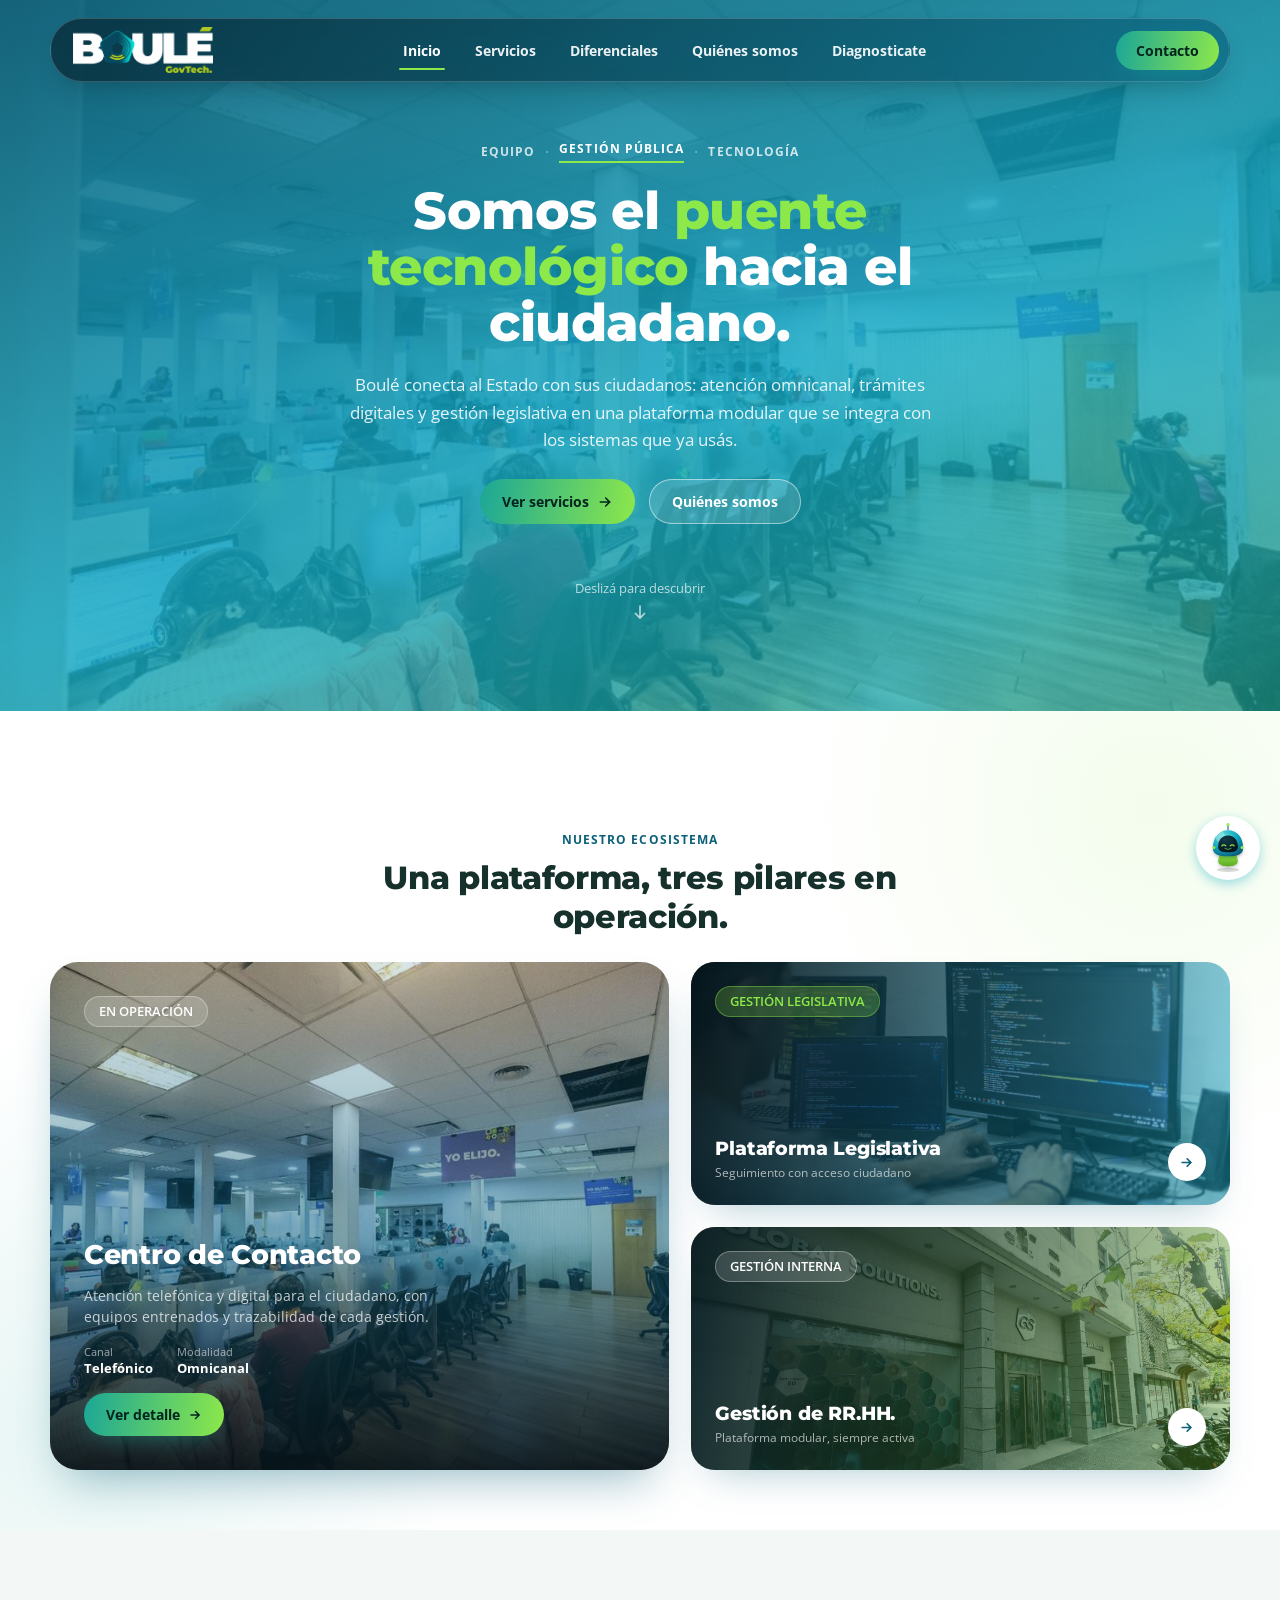
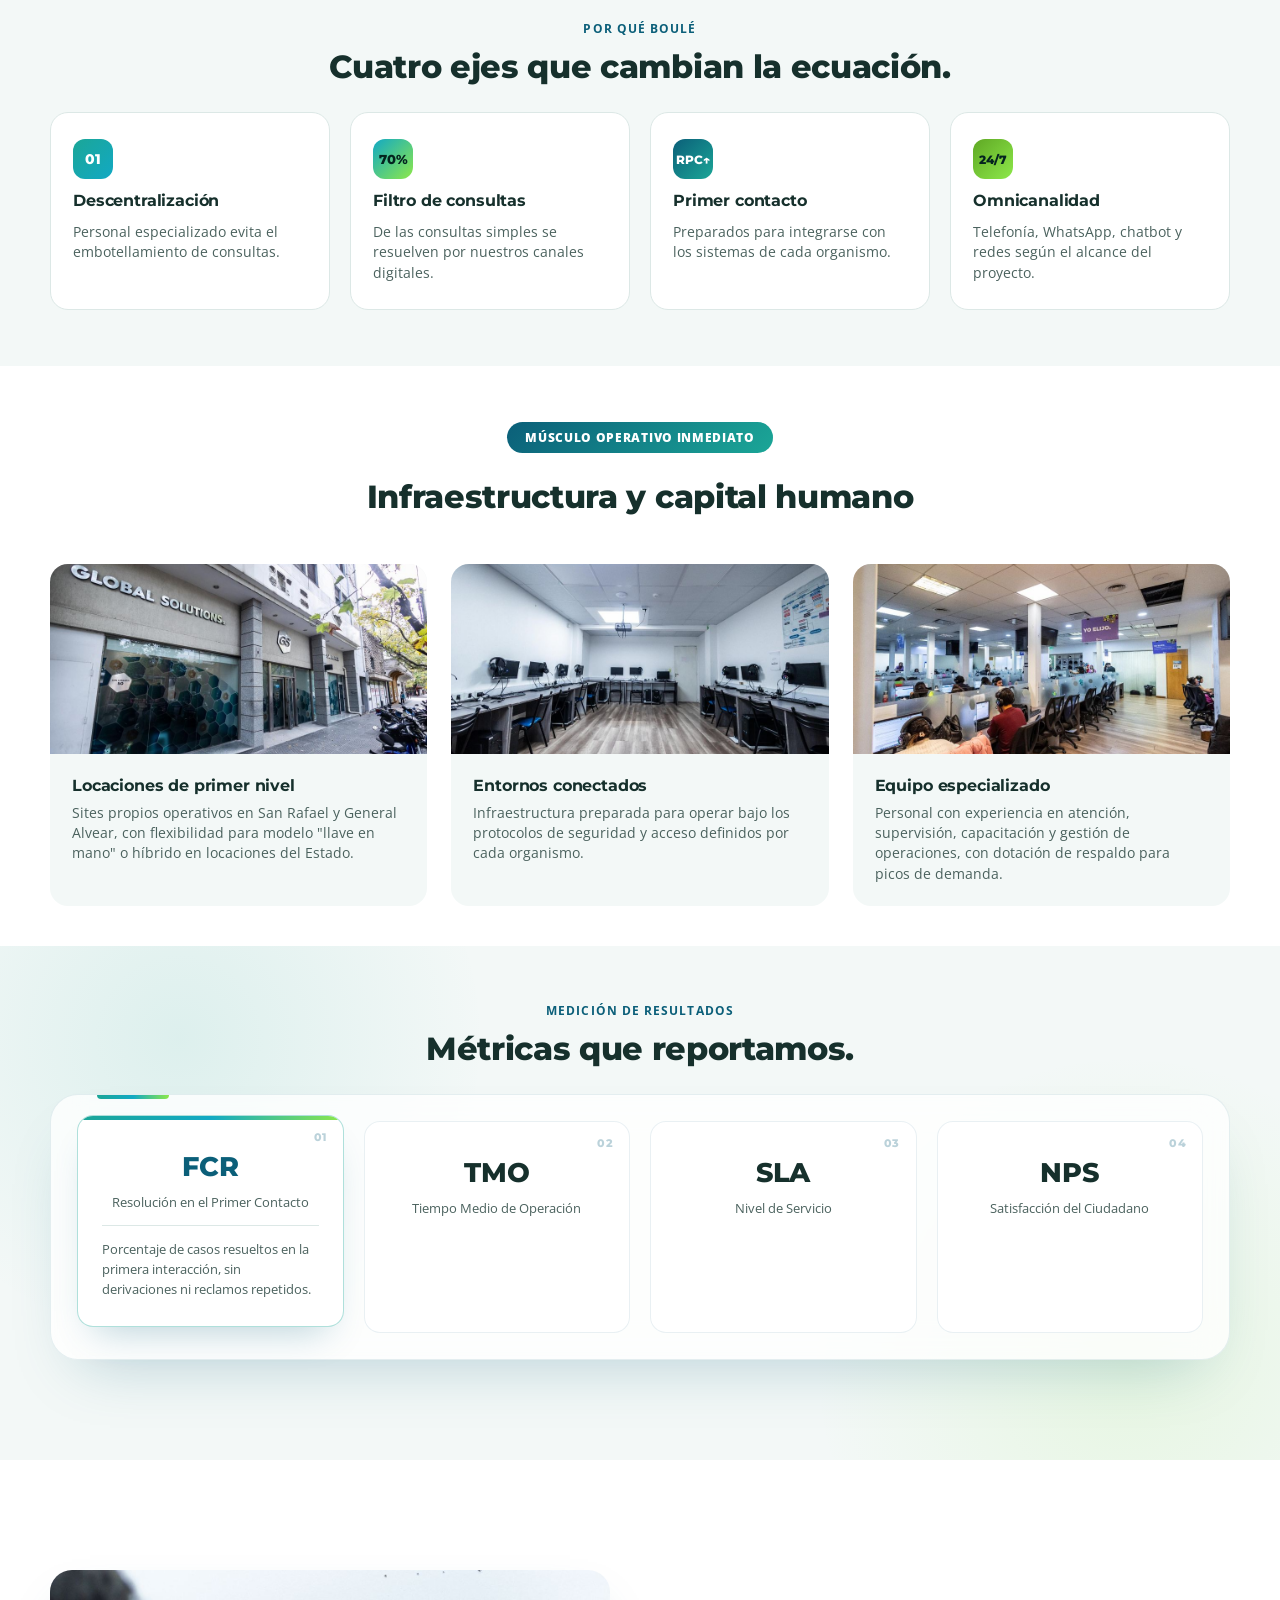
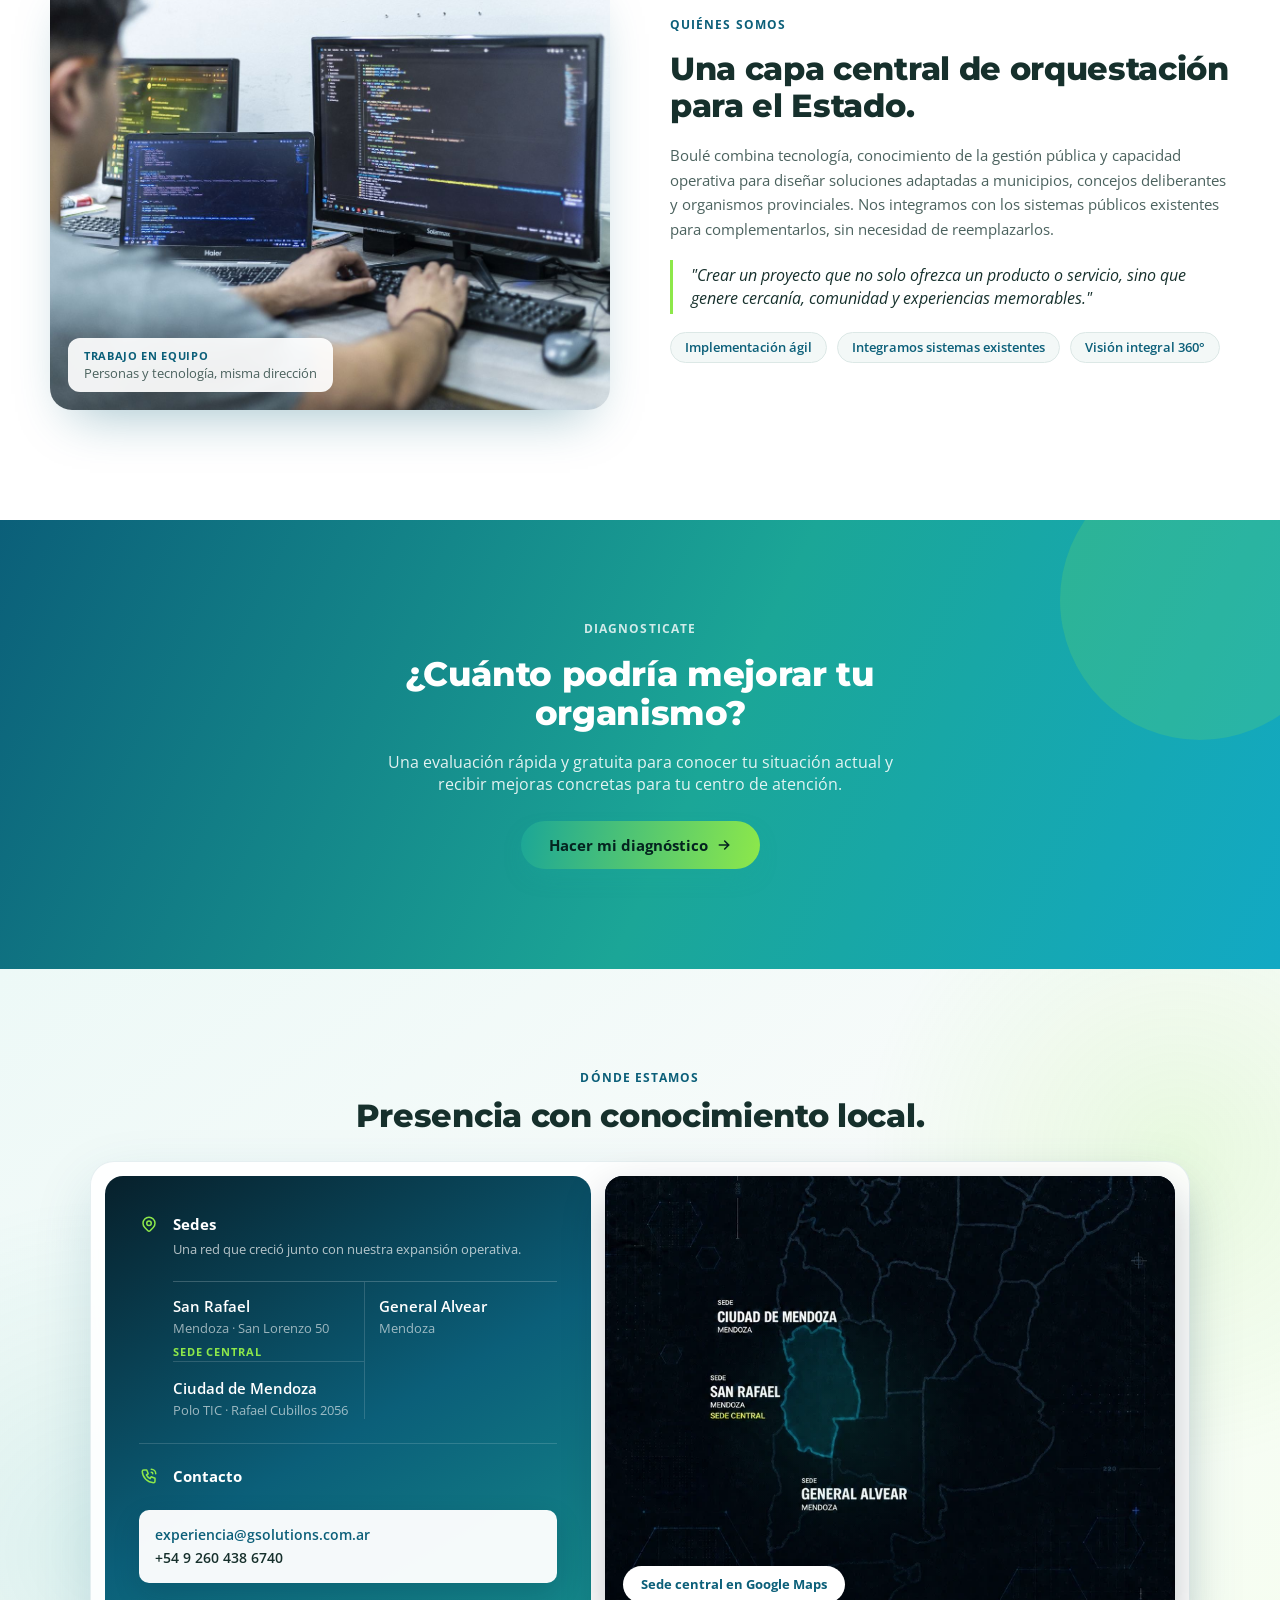
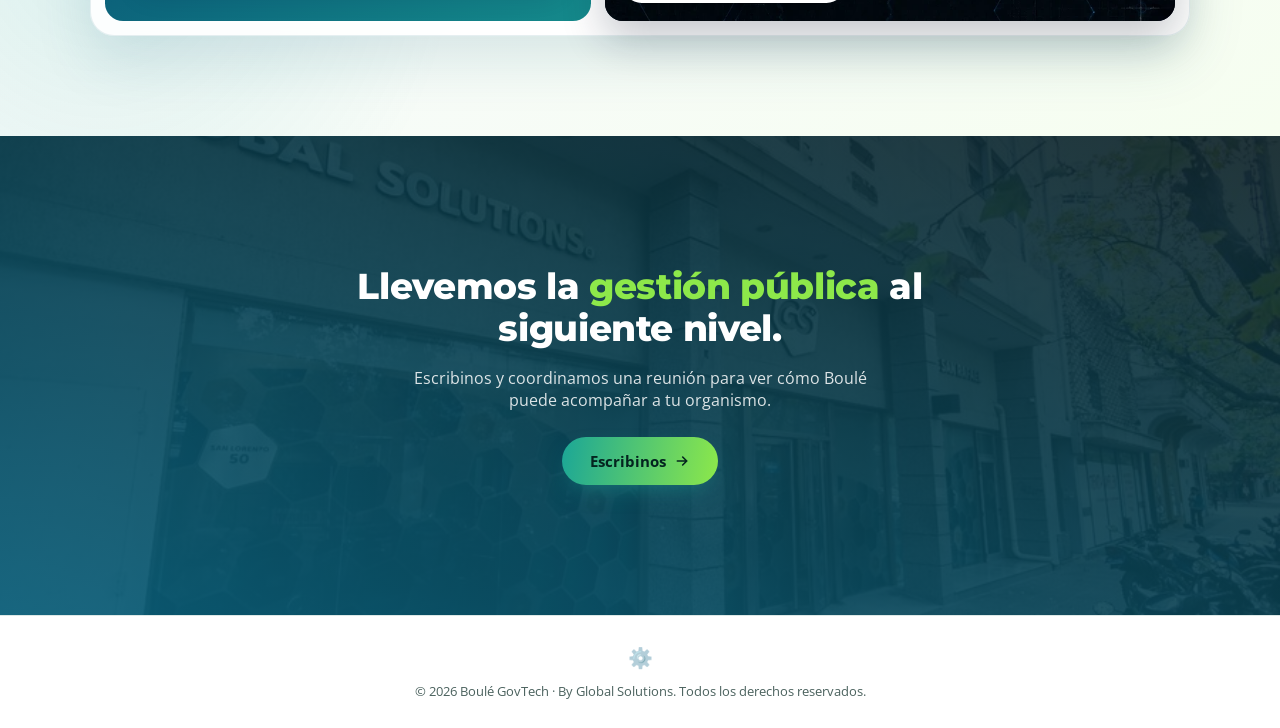
<file: index.html>
<!DOCTYPE html>
<html lang="es">
<head>
<meta charset="utf-8">
<meta name="viewport" content="width=device-width, initial-scale=1">
<title>Boulé GovTech · By Global Solutions</title>
<meta name="description" content="Boulé GovTech conecta al Estado con sus ciudadanos, empresas y organizaciones a través de una plataforma gubernamental integral y modular.">
<link rel="preconnect" href="https://fonts.googleapis.com">
<link rel="preconnect" href="https://fonts.gstatic.com" crossorigin>
<link href="https://fonts.googleapis.com/css2?family=Montserrat:wght@700;800&family=Open+Sans:wght@400;500;600;700&display=swap" rel="stylesheet">
<link rel="preload" as="image" href="assets/infra-equipo.jpg" fetchpriority="high">
<link rel="stylesheet" href="styles.css">
</head>
<body>

<!-- NAV -->
<div class="nav-wrap">
  <div class="navglass">
    <img class="navlogo" src="assets/logoblanco.png" alt="Boulé">
    <nav class="navlinks">
      <a href="#inicio" class="navlink is-active">Inicio</a>
      <a href="#servicios" class="navlink">Servicios</a>
      <a href="#diferenciales" class="navlink">Diferenciales</a>
      <a href="#quienes-somos" class="navlink">Quiénes somos</a>
      <a href="diagnostico.html" class="navlink">Diagnosticate</a>
    </nav>
    <a href="#contacto" class="pillbtn pillbtn-grad nav-cta">Contacto</a>
    <button class="mobile-menu-btn" id="mobileMenuBtn" aria-label="Abrir menú">☰</button>
  </div>
</div>

<nav class="mobile-nav" id="mobileNav">
  <a href="#inicio">Inicio</a>
  <a href="#servicios">Servicios</a>
  <a href="#diferenciales">Diferenciales</a>
  <a href="#quienes-somos">Quiénes somos</a>
  <a href="diagnostico.html">Diagnosticate</a>
  <a href="#contacto" class="pillbtn pillbtn-grad">Contacto</a>
</nav>

<!-- HERO -->
<section id="inicio" class="hero-section">
  <img class="hero-bg" src="assets/infra-equipo.jpg" alt="" fetchpriority="high">
  <div class="hero-overlay"></div>
  <div class="hero-inner">
    <div class="hero-eyebrow-row">
      <span class="eyebrow">EQUIPO</span>
      <span style="opacity:.5;">·</span>
      <span class="eyebrow is-highlight">GESTIÓN PÚBLICA</span>
      <span style="opacity:.5;">·</span>
      <span class="eyebrow">TECNOLOGÍA</span>
    </div>
    <h1 class="hero-h1">Somos el <span>puente tecnológico</span> hacia el ciudadano.</h1>
    <p class="hero-p">Boulé conecta al Estado con sus ciudadanos: atención omnicanal, trámites digitales y gestión legislativa en una plataforma modular que se integra con los sistemas que ya usás.</p>
    <div class="hero-cta-row">
      <a href="#servicios" class="pillbtn pillbtn-grad">Ver servicios<svg width="16" height="16" viewBox="0 0 24 24" fill="none" stroke="currentColor" stroke-width="2.4" stroke-linecap="round"><path d="M5 12h14M13 6l6 6-6 6"></path></svg></a>
      <a href="#quienes-somos" class="pillbtn pillbtn-ghost">Quiénes somos</a>
    </div>
    <div class="hero-scroll-hint">
      <span>Deslizá para descubrir</span>
      <svg class="bouncedown" width="18" height="18" viewBox="0 0 24 24" fill="none" stroke="currentColor" stroke-width="2.2" stroke-linecap="round"><path d="M12 4v16M6 14l6 6 6-6"></path></svg>
    </div>
  </div>
</section>

<!-- SERVICIOS / ECOSISTEMA -->
<section id="servicios" class="services-section reveal">
  <div class="section-head">
    <span class="eyebrow">NUESTRO ECOSISTEMA</span>
    <h2>Una plataforma, tres pilares en operación.</h2>
  </div>

  <div class="ecogrid">
    <div class="ecocard eco-main">
      <img src="assets/infra-equipo.jpg" alt="">
      <div class="eco-main-scrim"></div>
      <div class="eco-main-body">
        <span class="tag" style="background:rgba(255,255,255,.16);border-color:rgba(255,255,255,.3);color:#fff;align-self:flex-start;">EN OPERACIÓN</span>
        <div style="display:flex;flex-direction:column;gap:16px;max-width:380px;">
          <h3 class="eco-title-main">Centro de Contacto</h3>
          <p class="eco-main-text">Atención telefónica y digital para el ciudadano, con equipos entrenados y trazabilidad de cada gestión.</p>
          <div class="eco-stats">
            <div><div class="eco-stat-label">Canal</div><div class="eco-stat-value">Telefónico</div></div>
            <div><div class="eco-stat-label">Modalidad</div><div class="eco-stat-value">Omnicanal</div></div>
          </div>
          <a href="diagnostico.html" class="pillbtn pillbtn-grad" style="justify-content:center;width:fit-content;">Ver detalle<svg width="14" height="14" viewBox="0 0 24 24" fill="none" stroke="currentColor" stroke-width="2.6" stroke-linecap="round"><path d="M5 12h14M13 6l6 6-6 6"></path></svg></a>
        </div>
      </div>
      <div class="ecobar"></div>
    </div>

    <div class="ecoside">
      <div class="ecocard eco-sub">
        <img src="assets/quienes-somos-equipo.jpg" alt="">
        <div class="eco-main-scrim" style="background:linear-gradient(100deg,rgba(4,20,27,.95) 0%,rgba(18,169,196,.45) 100%);"></div>
        <div class="eco-sub-body">
          <span class="tag" style="background:rgba(141,232,74,.22);border-color:rgba(141,232,74,.4);color:var(--lime);align-self:flex-start;">GESTIÓN LEGISLATIVA</span>
          <div style="display:flex;align-items:flex-end;justify-content:space-between;gap:14px;">
            <div style="display:flex;flex-direction:column;gap:4px;">
              <h3 class="eco-sub-title">Plataforma Legislativa</h3>
              <span class="eco-sub-sub">Seguimiento con acceso ciudadano</span>
            </div>
            <a href="diagnostico.html" class="eco-sub-arrow"><svg width="15" height="15" viewBox="0 0 24 24" fill="none" stroke="var(--teal-deep)" stroke-width="2.6" stroke-linecap="round"><path d="M5 12h14M13 6l6 6-6 6"></path></svg></a>
          </div>
        </div>
        <div class="ecobar"></div>
      </div>

      <div class="ecocard eco-sub">
        <img src="assets/infra-locaciones.jpg" alt="">
        <div class="eco-main-scrim" style="background:linear-gradient(100deg,rgba(9,30,35,.95) 0%,rgba(95,168,36,.4) 100%);"></div>
        <div class="eco-sub-body">
          <span class="tag" style="background:rgba(255,255,255,.16);border-color:rgba(255,255,255,.3);color:#fff;align-self:flex-start;">GESTIÓN INTERNA</span>
          <div style="display:flex;align-items:flex-end;justify-content:space-between;gap:14px;">
            <div style="display:flex;flex-direction:column;gap:4px;">
              <h3 class="eco-sub-title">Gestión de RR.HH.</h3>
              <span class="eco-sub-sub">Plataforma modular, siempre activa</span>
            </div>
            <a href="diagnostico.html" class="eco-sub-arrow"><svg width="15" height="15" viewBox="0 0 24 24" fill="none" stroke="var(--teal-deep)" stroke-width="2.6" stroke-linecap="round"><path d="M5 12h14M13 6l6 6-6 6"></path></svg></a>
          </div>
        </div>
        <div class="ecobar"></div>
      </div>
    </div>
  </div>
</section>

<!-- DIFERENCIALES -->
<section id="diferenciales" class="diferenciales-section reveal">
  <div class="section-head">
    <span class="eyebrow">POR QUÉ BOULÉ</span>
    <h2>Cuatro ejes que cambian la ecuación.</h2>
  </div>
  <div class="grid4">
    <div class="diff-card">
      <div class="diff-badge is-teal">01</div>
      <h3 class="diff-title">Descentralización</h3>
      <p class="diff-text">Personal especializado evita el embotellamiento de consultas.</p>
    </div>
    <div class="diff-card">
      <div class="diff-badge is-lime">70%</div>
      <h3 class="diff-title">Filtro de consultas</h3>
      <p class="diff-text">De las consultas simples se resuelven por nuestros canales digitales.</p>
    </div>
    <div class="diff-card">
      <div class="diff-badge is-deep">RPC↑</div>
      <h3 class="diff-title">Primer contacto</h3>
      <p class="diff-text">Preparados para integrarse con los sistemas de cada organismo.</p>
    </div>
    <div class="diff-card">
      <div class="diff-badge is-limedeep">24/7</div>
      <h3 class="diff-title">Omnicanalidad</h3>
      <p class="diff-text">Telefonía, WhatsApp, chatbot y redes según el alcance del proyecto.</p>
    </div>
  </div>
</section>

<!-- INFRAESTRUCTURA Y CAPITAL HUMANO -->
<section class="infra-section reveal">
  <div class="section-head" style="margin-bottom:48px;">
    <span class="infra-pill">Músculo operativo inmediato</span>
    <h2 style="margin-top:14px;">Infraestructura y capital humano</h2>
  </div>
  <div class="grid3">
    <div class="infra-card">
      <img src="assets/infra-locaciones.jpg" alt="Locaciones de Boulé">
      <div class="infra-card-body">
        <h3>Locaciones de primer nivel</h3>
        <p>Sites propios operativos en San Rafael y General Alvear, con flexibilidad para modelo "llave en mano" o híbrido en locaciones del Estado.</p>
      </div>
    </div>
    <div class="infra-card">
      <img src="assets/infra-conectados.jpg" alt="Entornos conectados">
      <div class="infra-card-body">
        <h3>Entornos conectados</h3>
        <p>Infraestructura preparada para operar bajo los protocolos de seguridad y acceso definidos por cada organismo.</p>
      </div>
    </div>
    <div class="infra-card">
      <img src="assets/infra-equipo.jpg" alt="Equipo especializado">
      <div class="infra-card-body">
        <h3>Equipo especializado</h3>
        <p>Personal con experiencia en atención, supervisión, capacitación y gestión de operaciones, con dotación de respaldo para picos de demanda.</p>
      </div>
    </div>
  </div>
</section>

<!-- METRICAS -->
<section id="kpis" class="metrics-section reveal">
  <div class="section-head">
    <span class="eyebrow">MEDICIÓN DE RESULTADOS</span>
    <h2>Métricas que reportamos.</h2>
  </div>
  <div class="metrics-panel">
    <span class="metrics-panel-bar"></span>
    <div class="kpigrid" id="kpisGrid">
      <div class="kpi-card is-open" data-kpi="FCR">
        <span class="kpi-index">01</span>
        <p class="kpi-value">FCR</p>
        <p class="kpi-label">Resolución en el Primer Contacto</p>
        <p class="kpi-detail">Porcentaje de casos resueltos en la primera interacción, sin derivaciones ni reclamos repetidos.</p>
      </div>
      <div class="kpi-card" data-kpi="TMO">
        <span class="kpi-index">02</span>
        <p class="kpi-value">TMO</p>
        <p class="kpi-label">Tiempo Medio de Operación</p>
        <p class="kpi-detail">Duración promedio de cada interacción, desde el inicio hasta la resolución.</p>
      </div>
      <div class="kpi-card" data-kpi="SLA">
        <span class="kpi-index">03</span>
        <p class="kpi-value">SLA</p>
        <p class="kpi-label">Nivel de Servicio</p>
        <p class="kpi-detail">Porcentaje de llamadas atendidas dentro del tiempo objetivo definido por el organismo.</p>
      </div>
      <div class="kpi-card" data-kpi="NPS">
        <span class="kpi-index">04</span>
        <p class="kpi-value">NPS</p>
        <p class="kpi-label">Satisfacción del Ciudadano</p>
        <p class="kpi-detail">Medición directa de la experiencia percibida por quienes usan el servicio.</p>
      </div>
    </div>
  </div>
</section>

<!-- QUIENES SOMOS -->
<section id="quienes-somos" class="qs-section reveal">
  <div class="qs-row">
    <div class="qs-img">
      <img src="assets/quienes-somos-equipo.jpg" alt="Equipo Boulé">
      <div class="qs-img-badge">
        <strong>Trabajo en equipo</strong>
        <span>Personas y tecnología, misma dirección</span>
      </div>
    </div>
    <div class="qs-copy">
      <span class="eyebrow">QUIÉNES SOMOS</span>
      <h2 class="qs-h2">Una capa central de orquestación para el Estado.</h2>
      <p class="qs-p">Boulé combina tecnología, conocimiento de la gestión pública y capacidad operativa para diseñar soluciones adaptadas a municipios, concejos deliberantes y organismos provinciales. Nos integramos con los sistemas públicos existentes para complementarlos, sin necesidad de reemplazarlos.</p>
      <div class="qs-quote">
        <p>"Crear un proyecto que no solo ofrezca un producto o servicio, sino que genere cercanía, comunidad y experiencias memorables."</p>
      </div>
      <div class="qs-tags">
        <span class="tag">Implementación ágil</span>
        <span class="tag">Integramos sistemas existentes</span>
        <span class="tag">Visión integral 360°</span>
      </div>
    </div>
  </div>
</section>

<!-- DIAGNOSTICATE -->
<section id="diagnosticate" class="diag-section reveal">
  <div class="diag-bg"></div>
  <div class="diag-blob"></div>
  <div class="diag-inner">
    <span class="eyebrow">DIAGNOSTICATE</span>
    <h2>¿Cuánto podría mejorar tu organismo?</h2>
    <p>Una evaluación rápida y gratuita para conocer tu situación actual y recibir mejoras concretas para tu centro de atención.</p>
    <a href="diagnostico.html" class="pillbtn pillbtn-grad" style="margin-top:8px;padding:14px 28px;font-size:15px;">Hacer mi diagnóstico<svg width="16" height="16" viewBox="0 0 24 24" fill="none" stroke="currentColor" stroke-width="2.4" stroke-linecap="round"><path d="M5 12h14M13 6l6 6-6 6"></path></svg></a>
  </div>
</section>

<!-- SEDES -->
<section class="sedes-section reveal">
  <div class="section-head">
    <span class="eyebrow">DÓNDE ESTAMOS</span>
    <h2>Presencia con conocimiento local.</h2>
  </div>

  <div class="sedes-grid">
    <div class="sedes-panel">
      <div class="sedes-block">
        <span class="sedes-icon">
          <svg width="18" height="18" viewBox="0 0 24 24" fill="none" stroke="currentColor" stroke-width="2" stroke-linecap="round" stroke-linejoin="round"><path d="M9 11a3 3 0 1 0 6 0 3 3 0 0 0-6 0"></path><path d="m17.657 16.657-4.243 4.243a2 2 0 0 1-2.827 0l-4.244-4.243a8 8 0 1 1 11.314 0"></path></svg>
        </span>
        <div>
          <strong class="sedes-heading">Sedes</strong>
          <p>Una red que creció junto con nuestra expansión operativa.</p>
          <div class="sedes-sites">
            <div class="sedes-site">
              <strong>San Rafael</strong>
              <span>Mendoza · San Lorenzo 50</span>
              <small>Sede central</small>
            </div>
            <div class="sedes-site pad-left">
              <strong>General Alvear</strong>
              <span>Mendoza</span>
            </div>
            <div class="sedes-site full-top">
              <strong>Ciudad de Mendoza</strong>
              <span>Polo TIC · Rafael Cubillos 2056</span>
            </div>
          </div>
        </div>
      </div>

      <div class="sedes-block sedes-contact-top">
        <span class="sedes-icon">
          <svg width="18" height="18" viewBox="0 0 24 24" fill="none" stroke="currentColor" stroke-width="2" stroke-linecap="round" stroke-linejoin="round"><path d="M5 4h4l2 5-2.5 1.5a11 11 0 0 0 5 5L15 13l5 2v4a2 2 0 0 1-2 2A16 16 0 0 1 3 6a2 2 0 0 1 2-2"></path><path d="M15 7a2 2 0 0 1 2 2M15 3a6 6 0 0 1 6 6"></path></svg>
        </span>
        <strong class="sedes-heading">Contacto</strong>
      </div>
      <div class="sedes-contact-card">
        <a href="mailto:experiencia@gsolutions.com.ar" class="mail">experiencia@gsolutions.com.ar</a>
        <a href="tel:+5492604386740" class="tel">+54 9 260 438 6740</a>
      </div>
    </div>

    <figure class="sedes-map">
      <img src="assets/mapa-sedes.webp" alt="Mapa de Mendoza con las sedes de Boulé">
      <div class="sedes-map-scrim"></div>
      <a href="https://www.google.com/maps/search/?api=1&query=San+Lorenzo+50+San+Rafael+Mendoza" target="_blank" rel="noopener" class="sedes-map-link">Sede central en Google Maps</a>
    </figure>
  </div>
</section>

<!-- CTA FINAL -->
<section id="contacto" class="cta-final reveal">
  <img src="assets/infra-locaciones.jpg" alt="">
  <div class="cta-final-scrim"></div>
  <div class="cta-final-inner">
    <h2 class="cta-h2">Llevemos la <span>gestión pública</span> al siguiente nivel.</h2>
    <p>Escribinos y coordinamos una reunión para ver cómo Boulé puede acompañar a tu organismo.</p>
    <a href="mailto:experiencia@gsolutions.com.ar" class="pillbtn pillbtn-grad" style="margin-top:8px;padding:14px 28px;font-size:15px;">Escribinos<svg width="16" height="16" viewBox="0 0 24 24" fill="none" stroke="currentColor" stroke-width="2.4" stroke-linecap="round"><path d="M5 12h14M13 6l6 6-6 6"></path></svg></a>
  </div>
</section>

<!-- FOOTER -->
<footer class="site-footer">
  <div>
    <span id="adminAccess" class="footer-admin" title="Click para acceder al panel administrativo">⚙️</span>
  </div>
  © 2026 Boulé GovTech · By Global Solutions. Todos los derechos reservados.
</footer>

<script src="script.js"></script>
<script src="bot-loader.js"></script>

<script>
// Acceso secreto al panel admin
document.getElementById('adminAccess').addEventListener('click', () => {
  window.location.href = 'admin.html';
});

// Atajo de teclado: Ctrl+Shift+A
document.addEventListener('keydown', (e) => {
  if(e.ctrlKey && e.shiftKey && e.key === 'A') {
    window.location.href = 'admin.html';
  }
});
</script>
</body>
</html>
</file>
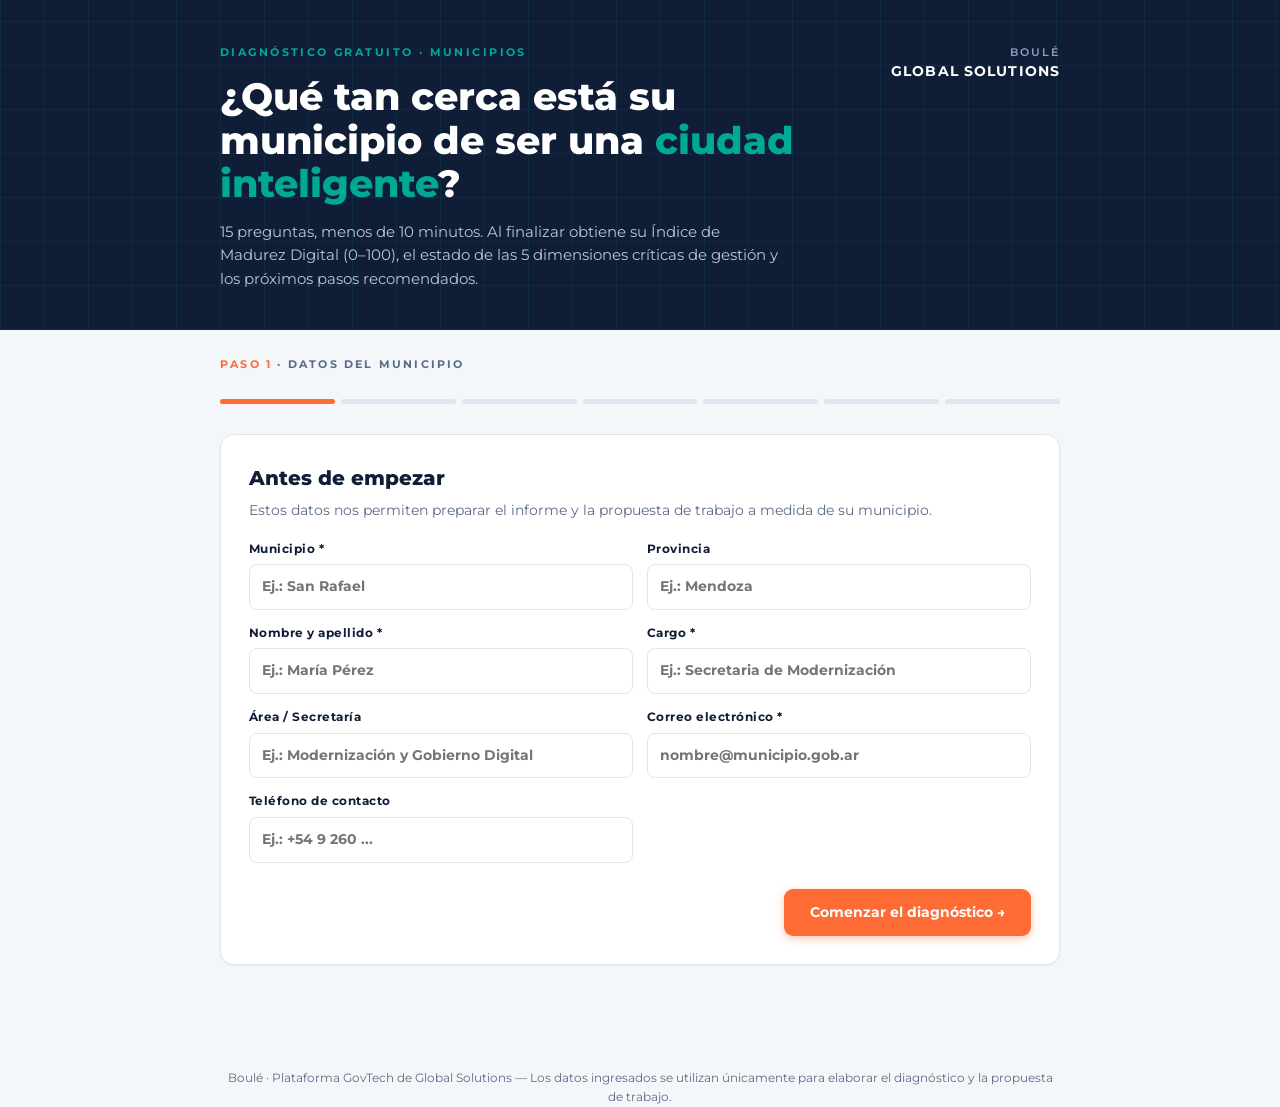
<file: diagnostico.html>
<!DOCTYPE html>
<html lang="es">
<head>
<meta charset="UTF-8">
<meta name="viewport" content="width=device-width, initial-scale=1.0">
<title>Diagnóstico Smart City · Boulé — Global Solutions</title>
<link href="https://fonts.googleapis.com/css2?family=Montserrat:wght@400;500;600;700;800&display=swap" rel="stylesheet">
<style>
:root{
  --azul:#0F1E36;
  --azul-80:#1B2E4E;
  --celeste:#00A896;
  --celeste-dim:#0d8577;
  --naranja:#FF6B35;
  --fondo:#F4F7FA;
  --carta:#FFFFFF;
  --linea:#DDE5EE;
  --texto:#0F1E36;
  --texto-suave:#5A6B85;
  --ok:#00A896;
  --alerta:#E8A13D;
  --critico:#FF6B35;
}
*{margin:0;padding:0;box-sizing:border-box}
body{
  font-family:'Montserrat','Segoe UI',system-ui,sans-serif;
  background:var(--fondo);
  color:var(--texto);
  line-height:1.55;
  font-size:15px;
}
.wrap{max-width:880px;margin:0 auto;padding:0 20px 64px}

/* ---------- Cabecera blueprint ---------- */
header{
  background:var(--azul);
  color:#fff;
  position:relative;
  overflow:hidden;
}
header::before{
  content:"";
  position:absolute;inset:0;
  background:
    repeating-linear-gradient(0deg, rgba(0,168,150,.10) 0 1px, transparent 1px 44px),
    repeating-linear-gradient(90deg, rgba(0,168,150,.10) 0 1px, transparent 1px 44px);
  pointer-events:none;
}
header .inner{max-width:880px;margin:0 auto;padding:44px 20px 40px;position:relative}
.eyebrow{
  font-size:11px;letter-spacing:.22em;text-transform:uppercase;
  color:var(--celeste);font-weight:700;margin-bottom:14px;
}
header h1{font-size:clamp(26px,4.5vw,38px);font-weight:800;line-height:1.15;max-width:640px}
header h1 em{font-style:normal;color:var(--celeste)}
header p.sub{margin-top:14px;max-width:560px;color:#B9C6DA;font-size:15px}
.brand{
  position:absolute;top:44px;right:20px;text-align:right;
  font-size:11px;letter-spacing:.18em;text-transform:uppercase;color:#8FA2BF;font-weight:600;
}
.brand b{display:block;color:#fff;font-size:14px;letter-spacing:.08em}

/* ---------- Stepper ---------- */
.stepper{
  display:flex;gap:6px;margin:26px 0 30px;
}
.stepper span{
  flex:1;height:5px;border-radius:3px;background:var(--linea);
  position:relative;transition:background .3s;
}
.stepper span.done{background:var(--celeste)}
.stepper span.now{background:var(--naranja)}
.step-label{
  font-size:11px;letter-spacing:.2em;text-transform:uppercase;
  color:var(--texto-suave);font-weight:700;margin-top:26px;
}
.step-label b{color:var(--naranja)}

/* ---------- Cartas ---------- */
.card{
  background:var(--carta);border:1px solid var(--linea);border-radius:14px;
  padding:28px;margin-top:16px;
  box-shadow:0 1px 3px rgba(15,30,54,.05);
}
.card h2{font-size:20px;font-weight:800;margin-bottom:6px}
.card h2 .dim-code{
  display:inline-block;font-size:11px;font-weight:700;letter-spacing:.16em;
  color:var(--celeste);border:1px solid var(--celeste);border-radius:4px;
  padding:2px 8px;vertical-align:3px;margin-right:10px;
}
.card p.desc{color:var(--texto-suave);font-size:14px;margin-bottom:8px}

/* ---------- Formulario de contacto ---------- */
.grid2{display:grid;grid-template-columns:1fr 1fr;gap:14px;margin-top:18px}
@media(max-width:620px){.grid2{grid-template-columns:1fr}}
label.field{display:block;font-size:12px;font-weight:700;letter-spacing:.04em;color:var(--azul)}
label.field small{display:block;font-weight:500;color:var(--texto-suave);letter-spacing:0}
input,select{
  width:100%;margin-top:6px;padding:11px 12px;font:inherit;font-size:14px;
  border:1.5px solid var(--linea);border-radius:8px;background:#fff;color:var(--texto);
}
input:focus,select:focus{outline:2px solid var(--celeste);outline-offset:1px;border-color:var(--celeste)}

/* ---------- Preguntas ---------- */
.q{margin-top:24px}
.q h3{font-size:15.5px;font-weight:700;margin-bottom:12px}
.q h3 .qn{color:var(--celeste);margin-right:6px}
.opts{display:grid;gap:8px}
.opt{
  display:flex;gap:12px;align-items:flex-start;cursor:pointer;
  border:1.5px solid var(--linea);border-radius:10px;padding:12px 14px;
  transition:border-color .15s, background .15s;
}
.opt:hover{border-color:var(--celeste)}
.opt input{width:auto;margin-top:3px;accent-color:var(--celeste);flex:none}
.opt.sel{border-color:var(--celeste);background:rgba(0,168,150,.06)}
.opt .lvl{
  flex:none;font-size:10px;font-weight:800;letter-spacing:.1em;color:#fff;
  background:var(--azul-80);border-radius:4px;padding:3px 7px;margin-top:2px;
}
.opt.sel .lvl{background:var(--celeste)}
.opt span.txt{font-size:14px}

/* ---------- Botonera ---------- */
.actions{display:flex;justify-content:space-between;gap:12px;margin-top:26px}
button{
  font:inherit;font-weight:700;font-size:14px;border:none;border-radius:9px;
  padding:13px 26px;cursor:pointer;transition:transform .1s, box-shadow .15s;
}
button:focus-visible{outline:3px solid var(--naranja);outline-offset:2px}
.btn-p{background:var(--naranja);color:#fff;box-shadow:0 3px 10px rgba(255,107,53,.35)}
.btn-p:hover{transform:translateY(-1px)}
.btn-s{background:transparent;color:var(--texto-suave);border:1.5px solid var(--linea)}
.btn-t{background:var(--azul);color:#fff}
.btn-c{background:var(--celeste);color:#fff}
.hint{font-size:12.5px;color:var(--critico);margin-top:12px;display:none;font-weight:600}

/* ---------- Resultados ---------- */
.res-head{display:flex;gap:28px;align-items:center;flex-wrap:wrap}
.gauge-box{flex:none;text-align:center}
.gauge-box .glabel{font-size:11px;letter-spacing:.2em;text-transform:uppercase;color:var(--texto-suave);font-weight:700;margin-top:4px}
.res-sum{flex:1;min-width:240px}
.res-sum h2{font-size:22px;font-weight:800}
.res-sum .nivel-chip{
  display:inline-block;margin:8px 0 10px;font-size:12px;font-weight:800;letter-spacing:.08em;
  text-transform:uppercase;color:#fff;border-radius:6px;padding:5px 12px;
}
.res-sum p{color:var(--texto-suave);font-size:14px}
.dim-row{margin-top:18px}
.dim-row .dr-top{display:flex;justify-content:space-between;align-items:baseline;gap:10px}
.dim-row .dr-name{font-size:13.5px;font-weight:700}
.dim-row .dr-name i{font-style:normal;color:var(--celeste);font-size:11px;letter-spacing:.12em;margin-right:8px}
.dim-row .dr-score{font-size:13px;font-weight:800}
.bar{height:10px;border-radius:6px;background:var(--linea);margin-top:6px;overflow:hidden}
.bar i{display:block;height:100%;border-radius:6px;transition:width .8s ease}
.rec{
  border-left:4px solid var(--critico);background:#FFF4EF;border-radius:0 10px 10px 0;
  padding:16px 18px;margin-top:14px;
}
.rec.warn{border-left-color:var(--alerta);background:#FDF7EC}
.rec h4{font-size:13.5px;font-weight:800;margin-bottom:4px}
.rec p{font-size:13.5px;color:#4A5A72}
.rec .tag{font-size:10px;font-weight:800;letter-spacing:.14em;text-transform:uppercase;color:var(--critico)}
.rec.warn .tag{color:var(--alerta)}
.exports{display:flex;gap:10px;flex-wrap:wrap;margin-top:22px}
.cta-final{
  margin-top:18px;background:var(--azul);border-radius:14px;color:#fff;padding:26px 28px;
  position:relative;overflow:hidden;
}
.cta-final::before{
  content:"";position:absolute;inset:0;
  background:repeating-linear-gradient(90deg, rgba(0,168,150,.10) 0 1px, transparent 1px 44px);
}
.cta-final h3{font-size:18px;font-weight:800;position:relative}
.cta-final p{color:#B9C6DA;font-size:14px;margin:8px 0 16px;position:relative;max-width:520px}
.cta-final a{
  position:relative;display:inline-block;background:var(--naranja);color:#fff;text-decoration:none;
  font-weight:800;font-size:14px;border-radius:9px;padding:13px 26px;
}
footer{max-width:880px;margin:40px auto 0;padding:0 20px;font-size:12px;color:var(--texto-suave);text-align:center}

.hidden{display:none}
@media print{
  header .inner{padding:20px}
  .stepper,.actions,.exports,.no-print,footer{display:none!important}
  body{background:#fff}
  .card{box-shadow:none;border-color:#ccc}
}
</style>
</head>
<body>

<header>
  <div class="inner">
    <div class="brand">Boulé<b>Global Solutions</b></div>
    <div class="eyebrow">Diagnóstico gratuito · Municipios</div>
    <h1>¿Qué tan cerca está su municipio de ser una <em>ciudad inteligente</em>?</h1>
    <p class="sub">15 preguntas, menos de 10 minutos. Al finalizar obtiene su Índice de Madurez Digital (0–100), el estado de las 5 dimensiones críticas de gestión y los próximos pasos recomendados.</p>
  </div>
</header>

<div class="wrap">
  <div class="step-label" id="stepLabel"></div>
  <div class="stepper" id="stepper"></div>
  <div id="app"></div>
</div>

<footer>Boulé · Plataforma GovTech de Global Solutions — Los datos ingresados se utilizan únicamente para elaborar el diagnóstico y la propuesta de trabajo.</footer>

<script>
/* =========================================================
   ENVÍO AUTOMÁTICO Y SILENCIOSO
   Servicio: Web3Forms (https://web3forms.com) — no requiere backend propio.
   Para activarlo: entrar a web3forms.com, escribir el mail de destino
   (alfonsina.coria@gsolutions.com.ar), y pegar acá la Access Key que llega
   por correo. Mientras diga 'PASTE_YOUR_ACCESS_KEY_HERE', el sitio usa el
   respaldo por mailto (abre el cliente de correo del usuario) en su lugar.
========================================================= */
const WEB3FORMS_ACCESS_KEY = 'fa48a2bd-a75b-45a6-b7c4-229d056818ff';

/* =========================================================
   MODELO DE CONTENIDO — 5 dolores × 3 preguntas × 4 niveles
   Puntaje por pregunta: nivel 1→0 · 2→1 · 3→2 · 4→3
   Dimensión: (suma/9)×100 · Global: promedio de dimensiones
========================================================= */
const DIMS = [
 {
  code:"D1", name:"Datos e interoperabilidad",
  desc:"Cómo circula la información entre las áreas y qué capacidad tiene la conducción de ver la gestión en números.",
  qs:[
   {t:"¿Cómo circula hoy la información entre las áreas del municipio?",
    o:["Cada área guarda su información en papel o archivos propios; se pide por nota o correo.",
       "Hay sistemas por área, pero no se conectan entre sí; los datos se cruzan a mano.",
       "Algunas áreas comparten sistemas o bases comunes, con integraciones puntuales.",
       "Existe una plataforma integrada con información unificada del vecino y del territorio."]},
   {t:"Si el intendente pide hoy un tablero con los indicadores clave de gestión, ¿qué pasa?",
    o:["Habría que armarlo a mano y tardaría semanas.",
       "Cada área arma su reporte por separado, con criterios distintos.",
       "Hay reportes periódicos consolidados, pero no en tiempo real.",
       "Hay tableros actualizados (tipo Power BI) que la conducción consulta habitualmente."]},
   {t:"¿En qué estado están la calidad y el gobierno de los datos (catastro, padrones, registros)?",
    o:["Registros desactualizados o duplicados; nadie es responsable del dato.",
       "Se actualizan por campañas puntuales; hay inconsistencias conocidas.",
       "Hay responsables por registro y procesos de actualización definidos.",
       "Hay una política de datos con estándares, responsables y auditoría periódica."]}
  ],
  rec:{h:"Romper los silos antes de comprar tecnología",
       p:"Los silos de información son una de las principales causas de fracaso de los proyectos de ciudad inteligente. El primer paso no es incorporar más sistemas, sino inventariar los existentes, unificar la base del vecino y del territorio, y montar un tablero de indicadores que le devuelva a la conducción una foto única de la gestión."}
 },
 {
  code:"D2", name:"Atención ciudadana y trámites",
  desc:"La experiencia del vecino: trámites, reclamos y consultas frecuentes.",
  qs:[
   {t:"¿Cómo inicia hoy un vecino la mayoría de los trámites?",
    o:["Solo de forma presencial, en papel y en horario de atención.",
       "Puede descargar formularios o ver requisitos online, pero termina yendo igual.",
       "Varios trámites clave se inician y se siguen online.",
       "La mayoría de los trámites son digitales de punta a punta, con seguimiento y notificaciones."]},
   {t:"Cuando un vecino reclama (bache, luminaria, residuos), ¿qué trazabilidad existe?",
    o:["El reclamo se anota y depende de quién lo tomó; no hay número de seguimiento.",
       "Hay un registro central, pero el vecino no sabe en qué estado está.",
       "Hay un sistema de reclamos con estados y tiempos, de uso interno.",
       "El vecino sigue su reclamo online y hay métricas de resolución por área."]},
   {t:"¿Cómo se atienden las consultas repetitivas (requisitos, horarios, vencimientos)?",
    o:["Todo lo responde el personal, por teléfono o mostrador.",
       "Hay información publicada en la web o redes, pero desactualizada o difícil de encontrar.",
       "Hay canales digitales activos (WhatsApp, web) atendidos por personas.",
       "Hay autogestión y asistentes automatizados que resuelven las consultas frecuentes."]}
  ],
  rec:{h:"Empezar por victorias visibles para el vecino",
       p:"La burocracia en la atención es el dolor que el vecino más percibe. Recomendamos digitalizar de punta a punta los 3 a 5 trámites de mayor volumen e implementar un sistema de reclamos con número de seguimiento y tiempos medibles. Son mejoras de alto impacto y rápida implementación que legitiman el resto del plan de modernización."}
 },
 {
  code:"D3", name:"Gobernanza e innovación",
  desc:"Estrategia, liderazgo y forma de decidir la adopción de tecnología.",
  qs:[
   {t:"¿Existe una estrategia de modernización o ciudad inteligente formalizada?",
    o:["No hay plan; se hacen acciones aisladas cuando surge la oportunidad.",
       "Hay ideas y proyectos, pero sin documento ni prioridades aprobadas.",
       "Hay un plan con objetivos, aunque sin presupuesto o seguimiento sistemático.",
       "Hay un plan estratégico con metas, presupuesto, responsables e indicadores de avance."]},
   {t:"¿Quién lidera la agenda de innovación dentro del organigrama?",
    o:["Nadie en particular; depende del interés de cada funcionario.",
       "Una persona o área la empuja de hecho, sin mandato formal.",
       "Hay un área designada (modernización / sistemas), con recursos limitados.",
       "Hay un área con mandato, presupuesto y llegada directa a la conducción."]},
   {t:"¿Cómo se decide la compra o adopción de tecnología?",
    o:["Se compra ante la urgencia o por oferta de proveedores, sin evaluación posterior.",
       "Cada área decide por su cuenta; conviven sistemas que no dialogan entre sí.",
       "Hay criterios técnicos y alguien valida las incorporaciones.",
       "Hay una hoja de ruta tecnológica alineada al plan de gobierno, con evaluación de resultados."]}
  ],
  rec:{h:"No hay ciudad inteligente sin gobierno inteligente",
       p:"La experiencia internacional muestra que las ciudades inteligentes fracasan cuando la tecnología llega antes que la estrategia. El próximo paso es formalizar un plan de modernización con metas, responsables e indicadores —siguiendo la lógica de la planificación estratégica municipal— y designar un liderazgo con mandato real sobre la agenda de innovación."}
 },
 {
  code:"D4", name:"Movilidad y territorio",
  desc:"Tráfico, planificación territorial y monitoreo de los servicios urbanos.",
  qs:[
   {t:"¿Cómo se gestiona hoy el tráfico y el estacionamiento?",
    o:["Semáforos a tiempos fijos y controles manuales; no hay datos de tránsito.",
       "Existen algunos datos (conteos, cámaras) pero no se usan para decidir.",
       "Las decisiones se ajustan con datos periódicos (horarios pico, sensores puntuales).",
       "Hay monitoreo permanente y gestión dinámica con analítica o inteligencia artificial."]},
   {t:"¿Con qué información se planifican las obras y los servicios en el territorio?",
    o:["Con conocimiento informal del territorio y reclamos sueltos.",
       "Con relevamientos puntuales cuando se necesita.",
       "Con capas de información georreferenciada (catastro, GIS) parcialmente actualizadas.",
       "Con un sistema territorial integrado que cruza catastro, servicios, reclamos y obras."]},
   {t:"¿Cómo se monitorean los servicios urbanos (recolección, alumbrado, espacios verdes)?",
    o:["Por recorridas y reclamos; se actúa cuando algo falla.",
       "Con planillas y partes diarios en papel o Excel.",
       "Con sistemas de seguimiento de flota o tareas en algunas áreas.",
       "Con sensores o telemetría e indicadores de nivel de servicio por zona."]}
  ],
  rec:{h:"Medir el territorio antes de invertir en hardware",
       p:"En movilidad y servicios urbanos, el error más caro es comprar equipamiento sin datos que respalden la decisión. Recomendamos comenzar por la capa de información: consolidar el catastro y el GIS, medir el tránsito en los corredores críticos y pilotear la gestión dinámica en zonas acotadas antes de escalar la inversión."}
 },
 {
  code:"D5", name:"Seguridad, privacidad e inclusión digital",
  desc:"Protección de sistemas y datos, privacidad del vecino y brecha digital.",
  qs:[
   {t:"¿Qué protección tienen hoy los sistemas y datos del municipio?",
    o:["No hay política ni responsable; los respaldos son informales o inexistentes.",
       "Hay antivirus y respaldos, pero sin procedimientos ante incidentes.",
       "Hay un responsable de seguridad, respaldos verificados y controles de acceso.",
       "Hay política de seguridad, plan de respuesta a incidentes y capacitación periódica."]},
   {t:"¿Cómo se maneja la privacidad de los datos de los vecinos?",
    o:["No hay criterios definidos sobre quién accede a qué datos.",
       "Los usos y accesos son razonables, pero sin norma escrita.",
       "Hay normas internas de acceso y confidencialidad.",
       "Hay cumplimiento formal (Ley 25.326), consentimientos y auditoría de accesos."]},
   {t:"¿Qué sucede con los vecinos que no manejan canales digitales?",
    o:["No está contemplado; quien no puede, queda afuera o vuelve al mostrador.",
       "Se mantiene la atención presencial como única alternativa.",
       "Hay puntos de asistencia o personal que acompaña el trámite digital.",
       "Hay una estrategia de inclusión digital: capacitación, puntos asistidos y multicanalidad real."]}
  ],
  rec:{h:"Blindar los datos y no dejar a nadie afuera",
       p:"La digitalización sin ciberseguridad ni política de privacidad expone al municipio a riesgos legales y reputacionales, y sin estrategia de inclusión amplía la brecha digital. Recomendamos un piso mínimo inmediato: respaldos verificados, control de accesos, adecuación a la Ley de Protección de Datos Personales y puntos de atención asistida para los vecinos no digitalizados."}
 }
];

const NIVELES = [
 {min:0,  max:25,  n:"Inicial",       c:"#FF6B35", d:"La gestión depende de procesos manuales y del esfuerzo individual. Hay una gran oportunidad de mejora con acciones de bajo costo y alto impacto."},
 {min:26, max:50,  n:"Emergente",     c:"#E8A13D", d:"Existen avances aislados, pero sin integración ni estrategia común. Es el momento ideal para ordenar la casa antes de escalar."},
 {min:51, max:75,  n:"En desarrollo", c:"#3D9BE8", d:"El municipio tiene bases sólidas. El desafío es integrar sistemas, medir resultados y consolidar la gobernanza de la innovación."},
 {min:76, max:100, n:"Avanzado",      c:"#00A896", d:"El municipio está entre los más maduros de su categoría. El foco pasa a la optimización con analítica avanzada e inteligencia artificial."}
];

/* ---------- Estado ---------- */
const state = { step:0, contact:{}, ans:DIMS.map(()=>[null,null,null]) };
const TOTAL_STEPS = DIMS.length + 2; // form + 5 dims + resultado

/* ---------- Render ---------- */
const app = document.getElementById('app');
const stepper = document.getElementById('stepper');
const stepLabel = document.getElementById('stepLabel');

function renderStepper(){
  stepper.innerHTML = '';
  for(let i=0;i<TOTAL_STEPS;i++){
    const s=document.createElement('span');
    if(i<state.step) s.className='done';
    else if(i===state.step) s.className='now';
    stepper.appendChild(s);
  }
  if(state.step===0) stepLabel.innerHTML='<b>Paso 1</b> · Datos del municipio';
  else if(state.step<=DIMS.length) stepLabel.innerHTML=`<b>Paso ${state.step+1}</b> · Dimensión ${state.step} de ${DIMS.length}`;
  else stepLabel.innerHTML='<b>Resultado</b> · Índice de Madurez Digital';
}

function esc(s){return s.replace(/[&<>"]/g,c=>({'&':'&amp;','<':'&lt;','>':'&gt;','"':'&quot;'}[c]))}

function renderForm(){
  app.innerHTML = `
  <div class="card">
    <h2>Antes de empezar</h2>
    <p class="desc">Estos datos nos permiten preparar el informe y la propuesta de trabajo a medida de su municipio.</p>
    <div class="grid2">
      <label class="field">Municipio *<input id="f-muni" placeholder="Ej.: San Rafael"></label>
      <label class="field">Provincia<input id="f-prov" placeholder="Ej.: Mendoza"></label>
      <label class="field">Nombre y apellido *<input id="f-nom" placeholder="Ej.: María Pérez"></label>
      <label class="field">Cargo *<input id="f-cargo" placeholder="Ej.: Secretaria de Modernización"></label>
      <label class="field">Área / Secretaría<input id="f-area" placeholder="Ej.: Modernización y Gobierno Digital"></label>
      <label class="field">Correo electrónico *<input id="f-mail" type="email" placeholder="nombre@municipio.gob.ar"></label>
      <label class="field">Teléfono de contacto<input id="f-tel" placeholder="Ej.: +54 9 260 ..."></label>
    </div>
    <p class="hint" id="hint">Complete los campos marcados con * para continuar.</p>
    <div class="actions">
      <span></span>
      <button class="btn-p" onclick="saveForm()">Comenzar el diagnóstico →</button>
    </div>
  </div>`;
  const c=state.contact;
  ['muni','prov','nom','cargo','area','mail','tel'].forEach(k=>{
    if(c[k]) document.getElementById('f-'+k).value=c[k];
  });
}

function saveForm(){
  const g=id=>document.getElementById('f-'+id).value.trim();
  const c={muni:g('muni'),prov:g('prov'),nom:g('nom'),cargo:g('cargo'),area:g('area'),mail:g('mail'),tel:g('tel')};
  if(!c.muni||!c.nom||!c.cargo||!c.mail){document.getElementById('hint').style.display='block';return}
  state.contact=c; state.step=1; render();
}

function renderDim(i){
  const d=DIMS[i];
  let html=`<div class="card">
    <h2><span class="dim-code">${d.code}</span>${d.name}</h2>
    <p class="desc">${d.desc}</p>`;
  d.qs.forEach((q,qi)=>{
    html+=`<div class="q"><h3><span class="qn">${d.code}.${qi+1}</span>${esc(q.t)}</h3><div class="opts">`;
    q.o.forEach((o,oi)=>{
      const sel = state.ans[i][qi]===oi ? 'sel' : '';
      const ck  = state.ans[i][qi]===oi ? 'checked' : '';
      html+=`<label class="opt ${sel}">
        <input type="radio" name="q${i}-${qi}" ${ck} onchange="setAns(${i},${qi},${oi})">
        <span class="lvl">N${oi+1}</span><span class="txt">${esc(o)}</span>
      </label>`;
    });
    html+=`</div></div>`;
  });
  html+=`<p class="hint" id="hint">Responda las tres preguntas para continuar.</p>
    <div class="actions">
      <button class="btn-s" onclick="back()">← Volver</button>
      <button class="btn-p" onclick="nextDim(${i})">${i===DIMS.length-1?'Ver mi resultado →':'Siguiente dimensión →'}</button>
    </div></div>`;
  app.innerHTML=html;
}

function setAns(i,qi,oi){
  state.ans[i][qi]=oi;
  document.querySelectorAll(`input[name="q${i}-${qi}"]`).forEach((r,x)=>{
    r.closest('.opt').classList.toggle('sel',x===oi);
  });
}
function nextDim(i){
  if(state.ans[i].some(a=>a===null)){document.getElementById('hint').style.display='block';window.scrollTo({top:document.getElementById('hint').offsetTop-200,behavior:'smooth'});return}
  state.step++; render(); window.scrollTo({top:0,behavior:'smooth'});
}
function back(){state.step--;render();window.scrollTo({top:0,behavior:'smooth'})}

/* ---------- Cálculo ---------- */
function scores(){
  const dims = DIMS.map((d,i)=>{
    const sum = state.ans[i].reduce((a,b)=>a+(b||0),0); // 0..9
    return Math.round(sum/9*100);
  });
  const global = Math.round(dims.reduce((a,b)=>a+b,0)/dims.length);
  return {dims,global};
}
function nivelDe(p){return NIVELES.find(n=>p>=n.min&&p<=n.max)}

/* ---------- Resultado ---------- */
function gaugeSVG(p,color){
  const a=Math.PI*(1-p/100), r=78, cx=95, cy=95;
  const x=cx+r*Math.cos(a), y=cy-r*Math.sin(a);
  const large=p>50?1:0;
  return `<svg width="190" height="120" viewBox="0 0 190 120" role="img" aria-label="Índice ${p} de 100">
    <path d="M17 95 A78 78 0 0 1 173 95" fill="none" stroke="#E4EAF2" stroke-width="14" stroke-linecap="round"/>
    <path d="M17 95 A78 78 0 ${large} 1 ${x.toFixed(1)} ${y.toFixed(1)}" fill="none" stroke="${color}" stroke-width="14" stroke-linecap="round"/>
    <text x="95" y="88" text-anchor="middle" font-family="Montserrat,sans-serif" font-size="34" font-weight="800" fill="#0F1E36">${p}</text>
    <text x="95" y="108" text-anchor="middle" font-family="Montserrat,sans-serif" font-size="11" font-weight="600" fill="#5A6B85">/ 100</text>
  </svg>`;
}

function renderResult(){
  const {dims,global}=scores();
  const nv=nivelDe(global);
  const c=state.contact;
  const fecha=new Date().toLocaleDateString('es-AR');

  let dimRows='';
  DIMS.forEach((d,i)=>{
    const p=dims[i], n=nivelDe(p);
    dimRows+=`<div class="dim-row">
      <div class="dr-top">
        <span class="dr-name"><i>${d.code}</i>${d.name}</span>
        <span class="dr-score" style="color:${n.c}">${p} · ${n.n}</span>
      </div>
      <div class="bar"><i style="width:${p}%;background:${n.c}"></i></div>
    </div>`;
  });

  let recs='';
  DIMS.forEach((d,i)=>{
    const p=dims[i];
    if(p<50){
      recs+=`<div class="rec"><span class="tag">Prioridad alta · ${d.code} — ${p}/100</span>
        <h4>${d.rec.h}</h4><p>${d.rec.p}</p></div>`;
    } else if(p<75){
      recs+=`<div class="rec warn"><span class="tag">A consolidar · ${d.code} — ${p}/100</span>
        <h4>${d.name}</h4><p>Hay una base construida: el próximo paso es sistematizar lo existente, definir indicadores de seguimiento e integrarlo al resto de la gestión para que el avance no dependa de esfuerzos individuales.</p></div>`;
    }
  });
  if(!recs) recs=`<div class="rec warn"><span class="tag">Optimización</span><h4>Madurez avanzada en todas las dimensiones</h4><p>El foco recomendado pasa a la analítica avanzada, la automatización inteligente y la medición continua de resultados para sostener el nivel alcanzado.</p></div>`;

  const respuestasDetalle = DIMS.map((d,i)=>{
    const qs = d.qs.map((q,qi)=>`  ${d.code}.${qi+1} ${q.t}\n  → ${q.o[state.ans[i][qi]]}`).join('\n\n');
    return `${d.code} — ${d.name} (${dims[i]}/100)\n${qs}`;
  }).join('\n\n');

  const rawBody =
`Diagnóstico Smart City completado — envío automático.

DATOS DEL MUNICIPIO
Municipio: ${c.muni}${c.prov?' ('+c.prov+')':''}
Funcionario/a: ${c.nom} — ${c.cargo}
Área: ${c.area||'-'}
Email: ${c.mail}
Teléfono: ${c.tel||'-'}
Fecha: ${fecha}

RESULTADO
Índice global: ${global}/100 (${nv.n})

RESPUESTAS COMPLETAS
${respuestasDetalle}`;

  const mailSubject = 'Diagnóstico Smart City — '+c.muni;
  const mailtoLink = `mailto:alfonsina.coria@gsolutions.com.ar?subject=${encodeURIComponent(mailSubject)}&body=${encodeURIComponent(rawBody)}`;

  app.innerHTML=`
  <div class="card">
    <div class="res-head">
      <div class="gauge-box">${gaugeSVG(global,nv.c)}<div class="glabel">Índice de madurez</div></div>
      <div class="res-sum">
        <h2>${esc(c.muni)}${c.prov?', '+esc(c.prov):''}</h2>
        <span class="nivel-chip" style="background:${nv.c}">Nivel ${nv.n}</span>
        <p>${nv.d}</p>
        <p style="margin-top:8px;font-size:12.5px">Diagnóstico completado por ${esc(c.nom)} (${esc(c.cargo)}) · ${fecha}</p>
      </div>
    </div>
    ${dimRows}
  </div>

  <div class="card">
    <h2>Próximos pasos recomendados</h2>
    <p class="desc">Generados automáticamente según el resultado de cada dimensión.</p>
    ${recs}
    <div class="exports no-print">
      <button class="btn-t" onclick="dlCSV()">Descargar CSV (Power BI)</button>
      <button class="btn-t" onclick="dlJSON()">Descargar JSON</button>
      <button class="btn-s" onclick="window.print()">Imprimir / Guardar PDF</button>
      <button class="btn-s" onclick="reiniciar()">Nuevo diagnóstico</button>
    </div>
  </div>

  <div class="cta-final no-print">
    <h3>Convirtamos este diagnóstico en un plan de trabajo</h3>
    <p id="sendStatus">Enviando tus respuestas a nuestro equipo…</p>
    <a href="${mailtoLink}" id="resendLink">Reenviar respuestas por correo →</a>
  </div>`;

  sendResult(rawBody, mailSubject, mailtoLink, c);
}

/* Envío silencioso vía Web3Forms; si falla o no está configurada la Access Key,
   cae de respaldo al mailto (abre el cliente de correo del usuario). */
async function sendResult(rawBody, mailSubject, mailtoLink, c){
  const statusEl = document.getElementById('sendStatus');
  const fallbackToMailto = () => {
    const a = document.createElement('a');
    a.href = mailtoLink;
    a.style.display = 'none';
    document.body.appendChild(a);
    a.click();
    document.body.removeChild(a);
    if(statusEl) statusEl.textContent = 'Se abrió tu correo con las respuestas cargadas — solo falta que le des Enviar.';
  };

  if(WEB3FORMS_ACCESS_KEY === 'PASTE_YOUR_ACCESS_KEY_HERE'){
    fallbackToMailto();
    return;
  }

  try{
    const res = await fetch('https://api.web3forms.com/submit', {
      method: 'POST',
      headers: { 'Content-Type': 'application/json', 'Accept': 'application/json' },
      body: JSON.stringify({
        access_key: WEB3FORMS_ACCESS_KEY,
        subject: mailSubject,
        from_name: `${c.nom} (${c.muni})`,
        replyto: c.mail,
        message: rawBody
      })
    });
    const data = await res.json();
    if(res.ok && data.success){
      if(statusEl) statusEl.textContent = 'Tus respuestas se enviaron automáticamente a nuestro equipo.';
    } else {
      fallbackToMailto();
    }
  } catch(err){
    fallbackToMailto();
  }
}

/* ---------- Exportaciones ---------- */
function flatRows(){
  const {dims,global}=scores(); const c=state.contact;
  const fecha=new Date().toISOString().slice(0,10);
  const rows=[];
  DIMS.forEach((d,i)=>{
    d.qs.forEach((q,qi)=>{
      const nivel=state.ans[i][qi]+1;
      rows.push({
        fecha, municipio:c.muni, provincia:c.prov, funcionario:c.nom, cargo:c.cargo,
        area:c.area, email:c.mail, telefono:c.tel,
        dimension_codigo:d.code, dimension_nombre:d.name,
        pregunta_orden:qi+1, pregunta:q.t,
        nivel_respuesta:nivel, puntaje_pregunta:state.ans[i][qi],
        puntaje_dimension:dims[i], puntaje_global:global
      });
    });
  });
  return rows;
}
function dl(name,content,type){
  const a=document.createElement('a');
  a.href=URL.createObjectURL(new Blob([content],{type}));
  a.download=name; a.click(); URL.revokeObjectURL(a.href);
}
function dlCSV(){
  const rows=flatRows();
  const head=Object.keys(rows[0]);
  const csv='﻿'+head.join(';')+'\n'+rows.map(r=>head.map(h=>`"${String(r[h]??'').replace(/"/g,'""')}"`).join(';')).join('\n');
  dl(`diagnostico_${state.contact.muni.replace(/\s+/g,'_')}.csv`,csv,'text/csv;charset=utf-8');
}
function dlJSON(){
  const {dims,global}=scores();
  dl(`diagnostico_${state.contact.muni.replace(/\s+/g,'_')}.json`,
     JSON.stringify({contacto:state.contact,fecha:new Date().toISOString(),indice_global:global,
       dimensiones:DIMS.map((d,i)=>({codigo:d.code,nombre:d.name,puntaje:dims[i],
         respuestas:state.ans[i].map(a=>a+1)})),detalle:flatRows()},null,2),
     'application/json');
}
function reiniciar(){
  state.step=0; state.ans=DIMS.map(()=>[null,null,null]); render(); window.scrollTo({top:0});
}

/* ---------- Router ---------- */
function render(){
  renderStepper();
  if(state.step===0) renderForm();
  else if(state.step<=DIMS.length) renderDim(state.step-1);
  else renderResult();
}
render();
</script>
</body>
</html>
</file>
<file: styles.css>
/* ===== Boulé GovTech — hoja de estilos ===== */
:root {
  --teal: #1BA697;
  --teal-mid: #12A9C4;
  --teal-deep: #0B5F79;
  --lime: #8DE84A;
  --lime-deep: #5FA824;
  --ink: #16302C;
  --ink-soft: #4B625E;
  --bg: #FFFFFF;
  --bg-soft: #F3F8F7;
  --border: #DCE8E6;

  /* Compatibilidad: variable histórica usada en admin.html / otras páginas */
  --brand-accent: #1BA697;
  --brand-accent-rgb: 27, 166, 151;
  --brand-accent-hover: #158377;
  --brand-accent-dark: #11695F;
  --brand-accent-dark-rgb: 17, 105, 95;
}

/* ===== Reset & base ===== */
* { margin: 0; padding: 0; box-sizing: border-box; }

body {
  font-family: 'Open Sans', sans-serif;
  color: var(--ink);
  background: var(--bg);
  overflow-x: hidden;
  -webkit-font-smoothing: antialiased;
}

h1, h2, h3 { font-family: 'Montserrat', sans-serif; font-weight: 800; margin: 0; letter-spacing: -0.01em; }
a { color: inherit; text-decoration: none; }
img { max-width: 100%; display: block; }
button { font-family: inherit; }
::selection { background: var(--lime); color: var(--ink); }

/* ===== Reveal on scroll ===== */
.reveal { opacity: 0; transform: translateY(18px); transition: opacity .6s ease, transform .6s ease; }
.reveal.is-visible { opacity: 1; transform: translateY(0); }

/* ===== Shared bits ===== */
.eyebrow { font-size: 12px; font-weight: 700; letter-spacing: .09em; text-transform: uppercase; white-space: nowrap; flex-shrink: 0; color: var(--teal-deep); }
.tag { font-size: 12.5px; font-weight: 600; padding: 6px 14px; border-radius: 999px; background: var(--bg-soft); border: 1px solid var(--border); color: var(--teal-deep); }

.pillbtn { display: inline-flex; align-items: center; gap: 8px; font-weight: 700; font-size: 14px; padding: 12px 22px; border-radius: 999px; border: none; cursor: pointer; transition: transform .18s ease, box-shadow .18s ease; }
.pillbtn:hover { transform: translateY(-2px); }
.pillbtn-grad { background: linear-gradient(100deg, var(--teal) 0%, var(--lime) 100%); color: #04241F; box-shadow: 0 10px 24px -10px rgba(27,166,151,.55); }
.pillbtn-grad:hover { box-shadow: 0 16px 30px -10px rgba(27,166,151,.65); }
.pillbtn-outline { background: #fff; color: var(--teal-deep); border: 1.5px solid var(--teal-deep); }
.pillbtn-outline:hover { background: var(--teal-deep); color: #fff; }
.pillbtn-ghost { background: rgba(255,255,255,.14); color: #fff; border: 1.5px solid rgba(255,255,255,.5); }
.pillbtn-ghost:hover { background: rgba(255,255,255,.22); }

.bouncedown { animation: bouncedown 1.8s ease-in-out infinite; }
@keyframes bouncedown { 0%, 100% { transform: translateY(0); } 50% { transform: translateY(7px); } }

/* ===== NAV ===== */
.nav-wrap { position: fixed; top: 18px; left: 0; right: 0; z-index: 50; display: flex; justify-content: center; padding: 0 24px; }
.navglass {
  width: 100%; max-width: 1180px; border-radius: 999px;
  box-shadow: 0 12px 30px -14px rgba(9,30,35,.45);
  display: flex; align-items: center; justify-content: space-between;
  padding: 8px 10px 8px 22px;
  background: linear-gradient(120deg, rgba(7,32,43,.68) 0%, rgba(11,95,121,.62) 100%);
  backdrop-filter: blur(18px) saturate(1.1);
  -webkit-backdrop-filter: blur(18px) saturate(1.1);
  border: 1px solid rgba(255,255,255,.18);
}
.navlogo { height: 46px; width: auto; object-fit: contain; flex-shrink: 0; }
.navlinks { display: flex; align-items: center; gap: 26px; }
.navlink { position: relative; padding: 8px 4px; font-size: 14px; font-weight: 700; color: rgba(255,255,255,.92); transition: color .15s ease; }
.navlink:hover { color: var(--lime); }
.navlink.is-active { color: #fff; }
.navlink.is-active::after { content: ""; position: absolute; left: 0; right: 0; bottom: -2px; height: 2px; background: var(--lime); border-radius: 2px; }
.nav-cta { padding: 10px 20px; }

.mobile-menu-btn { display: none; background: none; border: none; font-size: 24px; cursor: pointer; color: #fff; }

.mobile-nav {
  display: none; position: fixed; top: 84px; left: 16px; right: 16px; z-index: 49;
  flex-direction: column; gap: 4px;
  background: linear-gradient(150deg, #07202B 0%, #0B5F79 100%);
  border-radius: 20px; padding: 16px 20px 20px;
  box-shadow: 0 20px 40px -14px rgba(9,30,35,.5);
}
.mobile-nav.is-open { display: flex; }
.mobile-nav a:not(.pillbtn) { padding: 12px 0; font-size: 15px; font-weight: 700; color: rgba(255,255,255,.92); border-bottom: 1px solid rgba(255,255,255,.12); }
.mobile-nav .pillbtn { margin-top: 12px; align-self: flex-start; }

@media (max-width: 860px) {
  .navlinks { display: none; }
  .mobile-menu-btn { display: block; }
}

/* ===== HERO ===== */
.hero-section { position: relative; min-height: 660px; display: flex; align-items: center; justify-content: center; padding: 140px 24px 90px; box-sizing: border-box; }
.hero-bg { position: absolute; inset: 0; width: 100%; height: 100%; object-fit: cover; z-index: 0; }
.hero-overlay { position: absolute; inset: 0; background: linear-gradient(160deg, rgba(11,95,121,.94) 0%, rgba(18,169,196,.82) 55%, rgba(27,166,151,.7) 100%); z-index: 1; }
.hero-inner { position: relative; z-index: 2; max-width: 760px; display: flex; flex-direction: column; align-items: center; text-align: center; gap: 20px; margin: 0 auto; }
.hero-eyebrow-row { display: flex; align-items: center; gap: 10px; color: rgba(255,255,255,.78); }
.hero-eyebrow-row .eyebrow { color: rgba(255,255,255,.78); }
.hero-eyebrow-row .eyebrow.is-highlight { color: #fff; border-bottom: 2px solid var(--lime); padding-bottom: 4px; }
.hero-h1 { font-size: 52px; line-height: 1.08; font-weight: 800; color: #fff; }
.hero-h1 span { color: var(--lime); }
.hero-p { font-size: 17px; line-height: 1.6; color: rgba(255,255,255,.88); max-width: 600px; margin: 0; }
.hero-cta-row { display: flex; gap: 14px; margin-top: 6px; }
.hero-scroll-hint { margin-top: 36px; display: flex; flex-direction: column; align-items: center; gap: 6px; color: rgba(255,255,255,.7); }
.hero-scroll-hint span { font-size: 12.5px; }

/* ===== SERVICIOS / ECOSISTEMA ===== */
.services-section {
  position: relative; padding: 120px 24px 60px;
  background: radial-gradient(circle at 90% 12%, rgba(141,232,74,.10), transparent 26%), radial-gradient(circle at 4% 88%, rgba(27,166,151,.10), transparent 28%), var(--bg);
  display: flex; flex-direction: column; align-items: center; overflow: hidden;
}
.section-head { max-width: 640px; text-align: center; display: flex; flex-direction: column; gap: 10px; margin: 0 auto 26px; }
.section-head h2 { font-size: 32px; font-weight: 800; color: var(--ink); }

.ecogrid { display: grid; grid-template-columns: 1.15fr 1fr; gap: 22px; max-width: 1180px; width: 100%; }
.ecocard { position: relative; transition: transform .25s ease, box-shadow .25s ease; }
.ecocard:hover { transform: translateY(-10px); box-shadow: 0 26px 44px -18px rgba(11,95,121,.4); }
.eco-main { border-radius: 28px; overflow: hidden; position: relative; min-height: 508px; box-shadow: 0 24px 48px -18px rgba(11,95,121,.45); }
.eco-main img { position: absolute; inset: 0; width: 100%; height: 100%; object-fit: cover; }
.eco-main-scrim { position: absolute; inset: 0; background: linear-gradient(0deg, rgba(6,20,26,.95) 0%, rgba(11,95,121,.5) 45%, rgba(11,95,121,.15) 100%); }
.eco-main-body { position: relative; height: 100%; display: flex; flex-direction: column; justify-content: space-between; padding: 34px; box-sizing: border-box; }
.eco-title-main { font-size: 27px; color: #fff; font-weight: 800; line-height: 1.15; }
.eco-main-text { margin: 0; font-size: 13.5px; color: rgba(255,255,255,.75); line-height: 1.55; }
.eco-stats { display: flex; gap: 24px; }
.eco-stat-label { font-size: 11px; color: rgba(255,255,255,.6); }
.eco-stat-value { font-size: 13px; font-weight: 700; color: #fff; }
.ecoside { display: flex; flex-direction: column; gap: 22px; }
.eco-sub { border-radius: 24px; overflow: hidden; position: relative; flex: 1; min-height: 243px; box-shadow: 0 20px 40px -20px rgba(11,95,121,.35); }
.eco-sub img { position: absolute; inset: 0; width: 100%; height: 100%; object-fit: cover; }
.eco-sub-body { position: relative; height: 100%; display: flex; flex-direction: column; justify-content: space-between; padding: 24px; box-sizing: border-box; }
.eco-sub-title { font-size: 19px; color: #fff; font-weight: 800; }
.eco-sub-sub { font-size: 12px; color: rgba(255,255,255,.65); }
.eco-sub-arrow { flex-shrink: 0; width: 38px; height: 38px; border-radius: 50%; background: #fff; display: flex; align-items: center; justify-content: center; }
.ecobar { position: absolute; left: 0; right: 0; bottom: 0; height: 5px; background: linear-gradient(90deg, var(--teal), var(--teal-mid), var(--lime)); transform: scaleX(0); transform-origin: left; transition: transform .4s ease; }
.ecocard:hover .ecobar { transform: scaleX(1); }

/* ===== DIFERENCIALES ===== */
.diferenciales-section { background: var(--bg-soft); padding: 90px 24px 56px; display: flex; flex-direction: column; align-items: center; }
.grid4 { display: grid; grid-template-columns: repeat(4, minmax(0,1fr)); gap: 20px; max-width: 1180px; width: 100%; }
.diff-card { background: #fff; border: 1px solid var(--border); border-radius: 18px; padding: 26px 22px; display: flex; flex-direction: column; gap: 12px; }
.diff-badge { width: 40px; height: 40px; border-radius: 12px; display: flex; align-items: center; justify-content: center; font-family: 'Montserrat', sans-serif; font-weight: 800; font-size: 14px; color: #fff; }
.diff-badge.is-teal { background: linear-gradient(135deg, var(--teal), var(--teal-mid)); }
.diff-badge.is-lime { background: linear-gradient(135deg, var(--teal-mid), var(--lime)); color: #04241F; font-size: 13px; }
.diff-badge.is-deep { background: linear-gradient(135deg, var(--teal-deep), var(--teal)); font-size: 12px; }
.diff-badge.is-limedeep { background: linear-gradient(135deg, var(--lime-deep), var(--lime)); color: #04241F; font-size: 12px; }
.diff-title { font-size: 16px; font-weight: 700; color: var(--ink); }
.diff-text { font-size: 13.5px; color: var(--ink-soft); line-height: 1.5; margin: 0; }

/* ===== INFRAESTRUCTURA ===== */
.infra-section { background: var(--bg); padding: 56px 24px 40px; display: flex; flex-direction: column; align-items: center; }
.infra-pill { align-self: center; background: linear-gradient(135deg, var(--teal-deep), var(--teal)); color: #fff; padding: 8px 18px; border-radius: 999px; font-size: 11.5px; font-weight: 800; letter-spacing: .06em; text-transform: uppercase; display: inline-block; }
.grid3 { display: grid; grid-template-columns: repeat(3, minmax(0,1fr)); gap: 24px; max-width: 1180px; width: 100%; }
.infra-card { background: var(--bg-soft); border-radius: 18px; overflow: hidden; display: flex; flex-direction: column; }
.infra-card img { width: 100%; height: 190px; object-fit: cover; }
.infra-card-body { padding: 22px; display: flex; flex-direction: column; gap: 8px; }
.infra-card-body h3 { font-size: 16px; font-weight: 700; color: var(--ink); }
.infra-card-body p { font-size: 13.5px; color: var(--ink-soft); line-height: 1.5; margin: 0; }

/* ===== METRICAS ===== */
.metrics-section {
  position: relative; padding: 56px 24px 100px;
  background: radial-gradient(circle at 14% 18%, rgba(27,166,151,.1), transparent 26%), radial-gradient(circle at 88% 82%, rgba(141,232,74,.12), transparent 26%), var(--bg-soft);
  display: flex; flex-direction: column; align-items: center; overflow: hidden;
}
.metrics-panel { position: relative; width: 100%; max-width: 1180px; padding: 26px; border-radius: 28px; border: 1px solid rgba(11,95,121,.1); background: rgba(255,255,255,.78); backdrop-filter: blur(16px); box-shadow: 0 30px 60px -30px rgba(11,95,121,.28); }
.metrics-panel-bar { position: absolute; top: 0; left: 46px; width: 72px; height: 4px; border-radius: 0 0 6px 6px; background: linear-gradient(90deg, var(--teal), var(--teal-mid), var(--lime)); }
.kpigrid { display: grid; grid-template-columns: repeat(4, minmax(0,1fr)); gap: 20px; }

.kpi-card { position: relative; background: #fff; border-radius: 16px; padding: 34px 24px 26px; text-align: center; cursor: pointer; border: 1px solid rgba(11,95,121,.09); overflow: hidden; transition: transform .35s cubic-bezier(.2,.8,.2,1), box-shadow .35s, border-color .35s; }
.kpi-card::before { content: ""; position: absolute; top: 0; left: 0; right: 0; height: 4px; background: linear-gradient(90deg, var(--teal), var(--teal-mid), var(--lime)); transform: scaleX(0); transform-origin: left; transition: transform .45s ease; }
.kpi-card:hover::before, .kpi-card.is-open::before { transform: scaleX(1); }
.kpi-card:hover, .kpi-card.is-open { transform: translateY(-6px); box-shadow: 0 20px 36px -18px rgba(11,95,121,.3); border-color: rgba(27,166,151,.35); }
.kpi-index { position: absolute; top: 14px; right: 16px; font-family: 'Montserrat', sans-serif; font-size: 11px; font-weight: 800; color: rgba(11,95,121,.28); letter-spacing: .04em; }
.kpi-value { font-size: 27px; font-weight: 800; font-family: 'Montserrat', sans-serif; color: var(--ink); transition: color .3s ease; }
.kpi-card:hover .kpi-value, .kpi-card.is-open .kpi-value { color: var(--teal-deep); }
.kpi-label { font-size: 13px; color: var(--ink-soft); margin-top: 10px; }
.kpi-detail { font-size: 12.5px; color: var(--ink-soft); line-height: 1.6; margin-top: 14px; padding-top: 14px; border-top: 1px solid var(--border); text-align: left; display: none; }
.kpi-card.is-open .kpi-detail { display: block; }

/* ===== QUIENES SOMOS ===== */
.qs-section { background: var(--bg); padding: 110px 24px; display: flex; justify-content: center; }
.qs-row { max-width: 1180px; width: 100%; display: flex; gap: 60px; align-items: center; margin: 0 auto; }
.qs-img { flex: 1; position: relative; border-radius: 22px; overflow: hidden; height: 440px; box-shadow: 0 24px 50px -22px rgba(11,95,121,.4); }
.qs-img img { width: 100%; height: 100%; object-fit: cover; }
.qs-img-badge { position: absolute; left: 18px; bottom: 18px; background: rgba(255,255,255,.92); backdrop-filter: blur(4px); border-radius: 12px; padding: 10px 16px; display: flex; flex-direction: column; gap: 2px; }
.qs-img-badge strong { font-size: 11px; font-weight: 700; letter-spacing: .06em; text-transform: uppercase; color: var(--teal-deep); }
.qs-img-badge span { font-size: 12.5px; color: var(--ink-soft); }
.qs-copy { flex: 1; display: flex; flex-direction: column; gap: 18px; }
.qs-h2 { font-size: 32px; font-weight: 800; color: var(--ink); line-height: 1.15; }
.qs-p { font-size: 15px; line-height: 1.65; color: var(--ink-soft); margin: 0; }
.qs-quote { border-left: 3px solid var(--lime); padding: 4px 0 4px 18px; }
.qs-quote p { font-size: 15.5px; font-style: italic; color: var(--ink); margin: 0; line-height: 1.5; }
.qs-tags { display: flex; gap: 10px; flex-wrap: wrap; }

/* ===== DIAGNOSTICATE ===== */
.diag-section { position: relative; padding: 100px 24px; display: flex; justify-content: center; overflow: hidden; }
.diag-bg { position: absolute; inset: 0; background: linear-gradient(115deg, var(--teal-deep) 0%, var(--teal) 55%, var(--teal-mid) 100%); }
.diag-blob { position: absolute; right: -60px; top: -60px; width: 280px; height: 280px; border-radius: 50%; background: rgba(141,232,74,.18); }
.diag-inner { position: relative; max-width: 680px; text-align: center; display: flex; flex-direction: column; align-items: center; gap: 18px; margin: 0 auto; }
.diag-inner .eyebrow { color: rgba(255,255,255,.8); }
.diag-inner h2 { font-size: 34px; font-weight: 800; color: #fff; line-height: 1.15; }
.diag-inner p { font-size: 15.5px; color: rgba(255,255,255,.88); margin: 0; max-width: 520px; }

/* ===== SEDES ===== */
.sedes-section {
  position: relative; padding: 100px 24px;
  background: radial-gradient(circle at 8% 76%, rgba(27,166,151,.12), transparent 27%), radial-gradient(circle at 92% 24%, rgba(141,232,74,.14), transparent 24%), linear-gradient(145deg, #edf9f7 0%, #f7fbfa 48%, #f6fef0 100%);
  display: flex; flex-direction: column; align-items: center; overflow: hidden;
}
.sedes-grid { position: relative; width: 100%; max-width: 1100px; display: grid; grid-template-columns: minmax(340px,.92fr) minmax(0,1.08fr); gap: 14px; padding: 14px; border: 1px solid rgba(11,95,121,.1); border-radius: 24px; background: rgba(255,255,255,.9); box-shadow: 0 22px 58px rgba(11,95,121,.14); backdrop-filter: blur(18px); }
.sedes-panel { position: relative; padding: 38px 34px; display: flex; flex-direction: column; justify-content: center; gap: 24px; border-radius: 18px; background: linear-gradient(150deg, #07202B 0%, #0B5F79 55%, #1BA697 130%); color: #fff; overflow: hidden; }
.sedes-block { position: relative; display: grid; grid-template-columns: 20px 1fr; gap: 14px; }
.sedes-icon { width: 20px; height: 20px; display: grid; place-items: center; color: var(--lime); }
.sedes-block strong.sedes-heading { display: block; font-size: 15px; font-weight: 700; }
.sedes-block p { margin: 6px 0 0; font-size: 13px; color: rgba(255,255,255,.7); line-height: 1.5; }
.sedes-sites { display: grid; grid-template-columns: repeat(2, minmax(0,1fr)); margin-top: 22px; border-top: 1px solid rgba(255,255,255,.2); }
.sedes-site { padding: 14px 14px 0 0; border-right: 1px solid rgba(255,255,255,.15); }
.sedes-site.no-border { border-right: none; }
.sedes-site.pad-left { padding: 14px 0 0 14px; border-right: none; }
.sedes-site.full-top { grid-column: span 1; border-top: 1px solid rgba(255,255,255,.15); padding-top: 16px; }
.sedes-site strong { display: block; font-size: 15px; font-weight: 600; color: #fff; }
.sedes-site span { display: block; margin-top: 4px; font-size: 12.5px; color: rgba(255,255,255,.6); }
.sedes-site small { display: inline-block; margin-top: 7px; font-size: 11px; font-weight: 700; letter-spacing: .08em; text-transform: uppercase; color: var(--lime); }
.sedes-contact-top { padding-top: 22px; border-top: 1px solid rgba(255,255,255,.15); align-items: center; }
.sedes-contact-card { position: relative; padding: 16px; border-radius: 10px; background: rgba(255,255,255,.96); box-shadow: 0 10px 28px rgba(7,21,43,.14); }
.sedes-contact-card a { display: block; font-size: 13.5px; font-weight: 600; }
.sedes-contact-card a.mail { color: var(--teal-deep); }
.sedes-contact-card a.tel { margin-top: 5px; color: var(--ink); }
.sedes-map { position: relative; margin: 0; min-height: 420px; border-radius: 18px; overflow: hidden; background: #061329; box-shadow: 0 18px 44px rgba(7,21,43,.24); }
.sedes-map img { position: absolute; inset: 0; width: 100%; height: 100%; object-fit: cover; }
.sedes-map-scrim { position: absolute; inset: 0; background: radial-gradient(circle at 42% 54%, rgba(27,166,151,.12), transparent 32%); pointer-events: none; }
.sedes-map-link { position: absolute; left: 18px; bottom: 18px; background: #fff; border-radius: 999px; padding: 10px 18px; font-size: 12.5px; font-weight: 700; color: var(--teal-deep); box-shadow: 0 10px 24px -10px rgba(0,0,0,.4); }

/* ===== CTA FINAL ===== */
.cta-final { position: relative; padding: 130px 24px; display: flex; justify-content: center; overflow: hidden; }
.cta-final img { position: absolute; inset: 0; width: 100%; height: 100%; object-fit: cover; }
.cta-final-scrim { position: absolute; inset: 0; background: linear-gradient(200deg, rgba(9,30,35,.9) 0%, rgba(11,95,121,.92) 100%); }
.cta-final-inner { position: relative; max-width: 640px; text-align: center; display: flex; flex-direction: column; align-items: center; gap: 18px; margin: 0 auto; }
.cta-h2 { font-size: 36px; font-weight: 800; color: #fff; line-height: 1.15; }
.cta-h2 span { color: var(--lime); }
.cta-final-inner p { font-size: 15.5px; color: rgba(255,255,255,.85); margin: 0; max-width: 500px; }

/* ===== FOOTER ===== */
.site-footer { padding: 28px 24px; text-align: center; background: var(--bg); border-top: 1px solid var(--border); font-size: 12.5px; color: var(--ink-soft); }
.footer-admin { cursor: pointer; font-size: 20px; display: inline-block; margin-bottom: 12px; color: var(--ink-soft); opacity: .6; transition: opacity .2s, transform .2s; }
.footer-admin:hover { opacity: 1; transform: scale(1.1); }

/* ===================== RESPONSIVE ===================== */
@media (max-width: 900px) {
  .ecogrid { grid-template-columns: 1fr; }
  .eco-main { min-height: 340px; }
  .qs-row { flex-direction: column; gap: 32px; }
  .qs-img { height: 300px; }
  .sedes-grid { grid-template-columns: 1fr; }
  .grid4 { grid-template-columns: repeat(2, minmax(0,1fr)); }
  .grid3 { grid-template-columns: repeat(2, minmax(0,1fr)); }
  .kpigrid { grid-template-columns: repeat(2, minmax(0,1fr)); }
  .hero-section { min-height: auto; padding-top: 120px; padding-bottom: 60px; }
  .diag-section { padding-top: 70px; padding-bottom: 70px; }
  .sedes-section { padding-top: 70px; padding-bottom: 70px; }
  .cta-final { padding-top: 90px; padding-bottom: 90px; }
  .qs-section { padding-top: 70px; padding-bottom: 70px; }
  .hero-h1 { font-size: 38px; }
  .hero-eyebrow-row { flex-wrap: wrap; justify-content: center; row-gap: 6px; }
  .hero-cta-row { flex-wrap: wrap; justify-content: center; }
}

@media (max-width: 600px) {
  .grid4 { grid-template-columns: 1fr; }
  .grid3 { grid-template-columns: 1fr; }
  .kpigrid { grid-template-columns: 1fr; }
  .hero-h1 { font-size: 29px; }
  .hero-p { font-size: 15px; }
  .cta-h2 { font-size: 26px; }
  .qs-h2 { font-size: 24px; }
  .eco-title-main { font-size: 22px; }
  .navglass { padding: 6px 8px 6px 14px; }
  .navlogo { height: 36px; }
  .sedes-panel { padding: 28px 22px; }
  .sedes-sites { grid-template-columns: 1fr; }
  .sedes-site { border-right: none !important; padding-left: 0 !important; }
  .sedes-site.full-top { border-top: 1px solid rgba(255,255,255,.15); }
}
</file>
